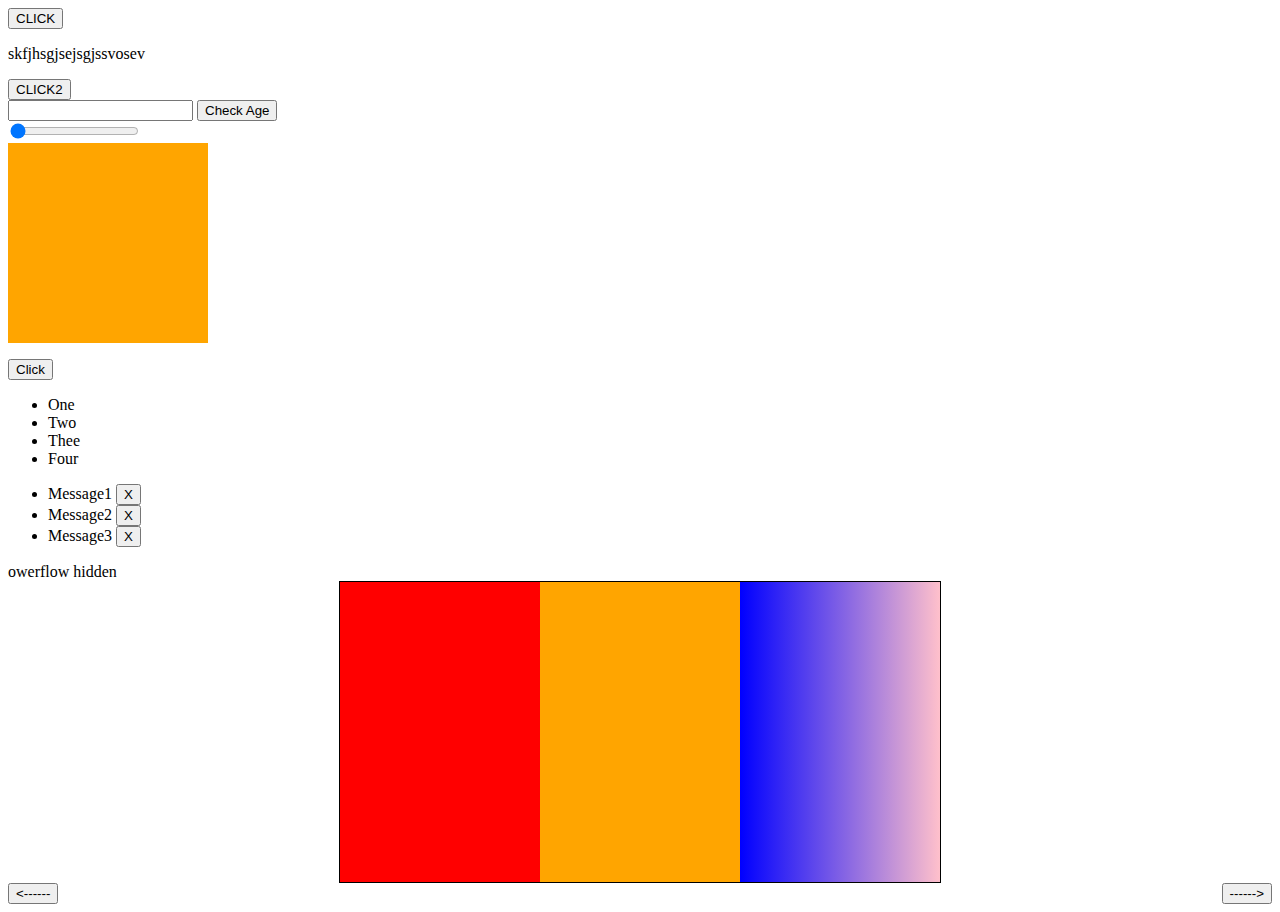
<file: les_11/index.html>
<!doctype html>
<html lang="en">
<head>
    <meta charset="UTF-8">
    <meta name="viewport"
          content="width=device-width, user-scalable=no, initial-scale=1.0, maximum-scale=1.0, minimum-scale=1.0">
    <meta http-equiv="X-UA-Compatible" content="ie=edge">

    <style>

        .hidden {
            display: none;
        }
        .golovnaDiv1 {
            width: 600px;
            height: 300px;
            border: 1px solid black;
            display: flex;
            overflow: hidden;
            position: relative;
            margin: 0 auto;
        }

        .bigDiv2 {
            display: flex;
            position: relative;
            /*left: -600px;*/
        }

        .fotoDiv1 {
            width: 200px;
            height: 300px;
            background: red;
        }
        .fotoDiv2 {
            width: 200px;
            height: 300px;
            background: orange;
        }
        .fotoDiv3 {
            width: 200px;
            height: 300px;
            background: linear-gradient(to right, blue , pink);
        }
        .fotoDiv4 {
            width: 200px;
            height: 300px;
            background: purple;
        }
        .fotoDiv5 {
            width: 200px;
            height: 300px;
            background: green;
        }
        .fotoDiv6 {
            width: 200px;
            height: 300px;
            background: pink;
        }

        .btnnn1 {
            display: flex;
            justify-content: space-between;
        }




    </style>
    <title>Document</title>
</head>
<body>

<!-- 1 Используя JavaScript, сделайте так, чтобы при клике на кнопку исчезал элемент с id="text".-->

<button id="btb">CLICK</button>
<div id="divka">
    <p>
        skfjhsgjsejsgjssvosev
    </p>
</div>


<!--2 Создайте кнопку, при клике на которую, она будет скрывать сама себя.-->

<button id="btn2">CLICK2</button>

<!--створити інпут який приймає вік людини та кнопку яка підтверджує дію.-->
<!--При натисканні на кнопку зчитати інформацію з інпуту та перевірити вік чи меньше він ніж 18, та повідомити про це користувача-->


<div>
 <input name="age" id="inp">
 <button id="btn3">Check Age</button>
</div>
<!--4 Створити інпут з бігунком та блок 200*200, при переміщені бігунка блок збільшує свою ширину пропорційно.
 Задати бігунку мінімальні значення в 200 максимальне в 600 -->
<div>
    <input type="range", min="200", max="600", value="200", id="rang">
    <div style="width: 200px; height: 200px; background: orange", id="div2"></div>
</div>

<!--5 Создайте меню, которое раскрывается/сворачивается при клике:-->
<p></p>

<div>
<button id="btn4">Click</button>

    <ul id="listUl">
        <li>One</li>
        <li>Two</li>
        <li>Thee</li>
        <li>Four</li>
    </ul>
</div>

<!--6 Есть список сообщений. Добавьте каждому сообщению по кнопке для его скрытия.-->
<p></p>

<div>
    <ul>
        <li id="Ullist1">Message1 <button id="btnn1">X</button></li>
        <li id="Ullist2">Message2 <button id="btnn2">X</button></li>
        <li id="Ullist3">Message3 <button id="btnn3">X</button></li>
    </ul>
</div>


<!--7 Напишите «Карусель» – ленту изображений, которую можно листать влево-вправо нажатием на стрелочки.-->

owerflow
hidden


<div class="golovnaDiv1">
    <div class="bigDiv2">
        <div class="fotoDiv1"></div>
        <div class="fotoDiv2"></div>
        <div class="fotoDiv3"></div>
        <div class="fotoDiv4"></div>
        <div class="fotoDiv5"></div>
        <div class="fotoDiv6"></div>
    </div>
</div>

<div class="btnnn1">
    <button id="bunt1"><------</button>
    <button id="bunt2">------></button>
</div>


<script>
    // let elementsByIdDiv = document.getElementById('divka');
    // let elementsByIdBtn = document.getElementById('btn');
    //
    // btb.onclick = () => {
    //     elementsByIdDiv.hidden = true
    // }
    //
    //
    // let elementsByIdBtn2 = document.getElementById('btn2');
    //
    // btn2.onclick = () => {
    //     elementsByIdBtn2.style.visibility = 'hidden'
    // }
    //
    // let elementsByIdBtn3 = document.getElementById('btn3');
    // let elementsByIdInp = document.getElementById('inp')
    //
    //
    // btn3.onclick = () => {
    //     if (elementsByIdInp.value <= 18){
    //         alert('GO HOME')
    //     } else {
    //         alert('lest GO')
    //     }
    // }
    //
    // let ranger = document.getElementById('rang');
    // let divka2 =document.getElementById('div2')
    //
    // ranger.oninput = () => {
    //     divka2.style.width = `${ranger.value}px`;
    //     divka2.style.height = `${ranger.value}px`;
    // }

    // let listingUl = document.getElementById('listUl');
    // let btnMenu = document.getElementById('btn4');
    //
    // btnMenu.onclick = () => {
    //     listingUl.classList.toggle('hidden')
    // }

    // let listClos1 = document.getElementById('Ullist1');
    // let listClos2 = document.getElementById('Ullist2');
    // let listClos3 = document.getElementById('Ullist3');
    // let lishkaBtn1 = document.getElementById('btnn1');
    // let lishkaBtn2 = document.getElementById('btnn2');
    // let lishkaBtn3 = document.getElementById('btnn3');
    //
    // lishkaBtn1.onclick = () => {
    //     listClos1.hidden = true
    // };
    // lishkaBtn2.onclick = () => {
    //     listClos2.hidden = true
    // };
    // lishkaBtn3.onclick = () => {
    //     listClos3.hidden = true
    // };

    let btn1 = document.getElementById('bunt1');
    let btn2 = document.getElementById('bunt2');
    let [divka] = document.getElementsByClassName('bigDiv2');

    btn1.onclick = () => {
        divka.style.left = '-300px'
    }

</script>




</body>
</html>
</file>
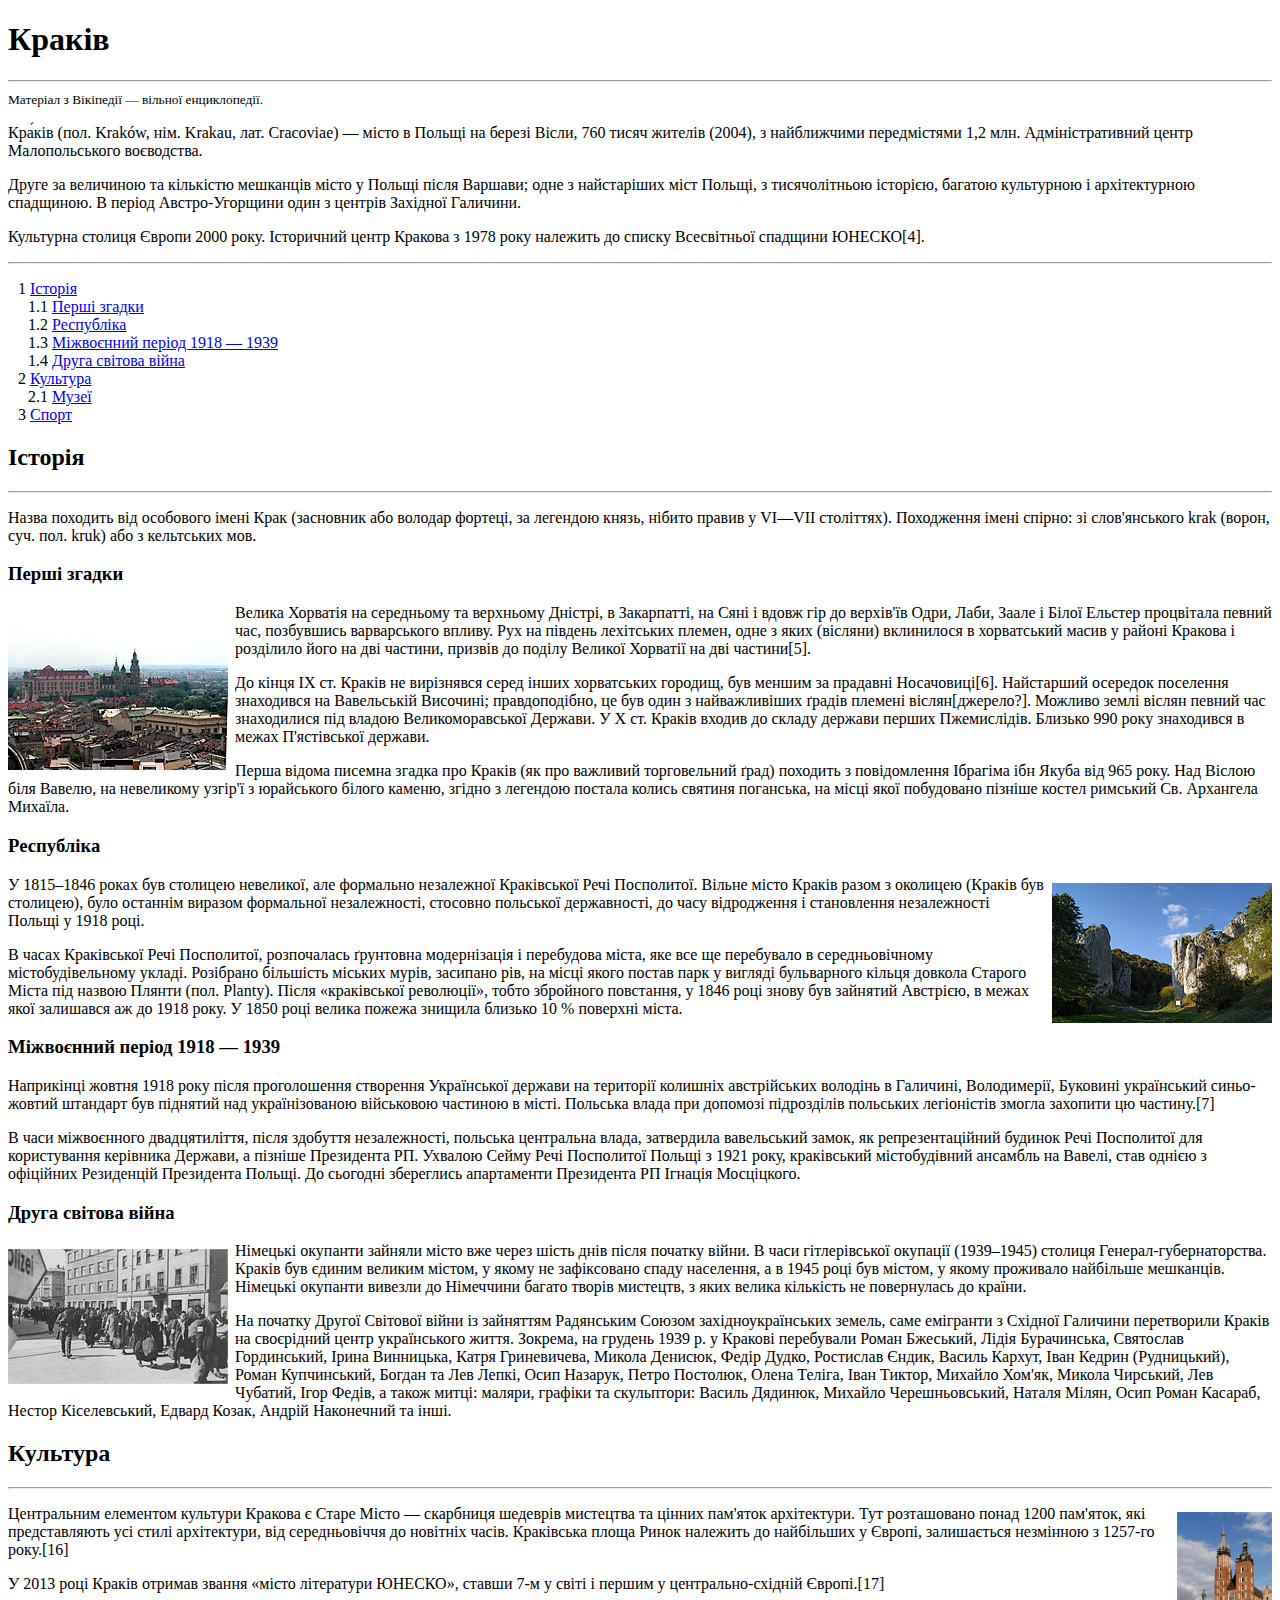
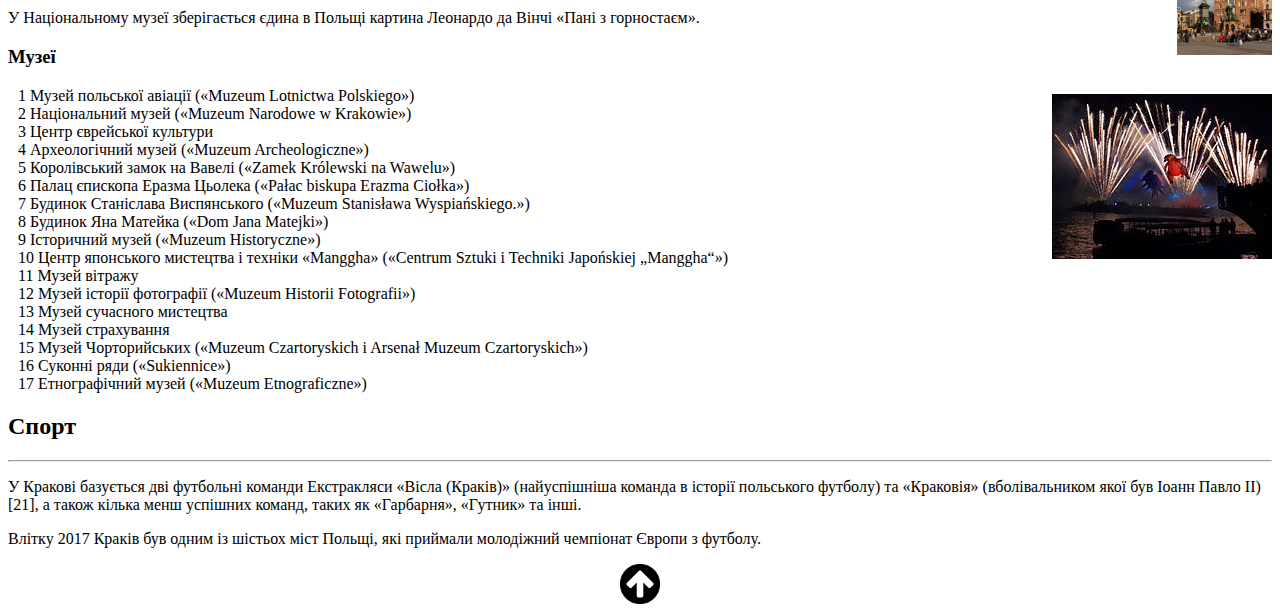
<file: htmlcss/1_DZ_Praktick/index.html>
<!doctype html>
<html lang="en">
<head>
    <meta charset="UTF-8">
    <meta name="viewport"
          content="width=device-width, user-scalable=no, initial-scale=1.0, maximum-scale=1.0, minimum-scale=1.0">
    <meta http-equiv="X-UA-Compatible" content="ie=edge">
    <title>Краків</title>
    <link rel="stylesheet" href="styles.css">
</head>
<body>

<h1 id="up">Краків</h1>

<hr>

<small>Матеріал з Вікіпедії — вільної енциклопедії.</small>

<section>
    <p>Кра́ків (пол. Kraków, нім. Krakau, лат. Cracoviae) — місто в Польщі на березі Вісли, 760 тисяч жителів (2004), з
        найближчими передмістями 1,2 млн. Адміністративний центр Малопольського воєводства.</p>
    <p>Друге за величиною та кількістю мешканців місто у Польщі після Варшави; одне з найстаріших міст Польщі, з
        тисячолітньою історією, багатою культурною і архітектурною спадщиною. В період Австро-Угорщини один з центрів
        Західної Галичини.</p>
    <p>Культурна столиця Європи 2000 року. Історичний центр Кракова з 1978 року належить до списку Всесвітньої спадщини
        ЮНЕСКО[4].</p>

</section>
<hr>

<section>

<ol>
    <li><a href="#1">Історія</a>
        <ol>
            <li><a href="#2">Перші згадки</a></li>
            <li><a href="#3">Республіка</a></li>
            <li><a href="#4">Міжвоєнний період 1918 — 1939</a></li>
            <li><a href="#5">Друга світова війна</a></li>
        </ol>
    </li>
    <li><a href="#6">Культура</a>
        <ol>
            <li><a href="#7">Музеї</a></li>
        </ol>
    </li>
    <li><a href="#8">Спорт</a></li>
</ol>

</section>

<h2 id="1">Історія</h2>


<section>

    <hr>

    <p>Назва походить від особового імені Крак (засновник або володар фортеці, за легендою князь, нібито правив у VI—VII
        століттях). Походження імені спірно: зі слов'янського krak (ворон, суч. пол. kruk) або з кельтських мов.</p>

    <h3 id="2">Перші згадки</h3>

    <p><img src="images/histori.jpg" alt="іторія1" class="leftimg">Велика Хорватія на середньому та верхньому Дністрі, в Закарпатті, на Сяні і вдовж гір до верхів'їв Одри, Лаби, Заале і Білої Ельстер процвітала певний час, позбувшись варварського впливу. Рух на південь лехітських племен, одне з яких (вісляни) вклинилося в хорватський масив у районі Кракова і розділило його на дві частини, призвів до поділу Великої Хорватії на дві частини[5].</p>
    <p>До кінця ІХ ст. Краків не вирізнявся серед інших хорватських городищ, був меншим за прадавні Носачовиці[6]. Найстарший осередок поселення знаходився на Вавельській Височині; правдоподібно, це був один з найважливіших ґрадів племені віслян[джерело?]. Можливо землі віслян певний час знаходилися під владою Великоморавської Держави. У Х ст. Краків входив до складу держави перших Пжемислідів. Близько 990 року знаходився в межах П'ястівської держави.</p>
    <p>Перша відома писемна згадка про Краків (як про важливий торговельний ґрад) походить з повідомлення Ібрагіма ібн Якуба від 965 року. Над Віслою біля Вавелю, на невеликому узгір'ї з юрайського білого каменю, згідно з легендою постала колись святиня поганська, на місці якої побудовано пізніше костел римський Св. Архангела Михаїла.</p>

</section>

    <h3 id="3">Республіка</h3>

<section>

    <p><img src="images/resbub.jpg" alt="Республіка" class="rightimg">У 1815–1846 роках був столицею невеликої, але формально незалежної Краківської Речі Посполитої. Вільне місто Краків разом з околицею (Краків був столицею), було останнім виразом формальної незалежності, стосовно польської державності, до часу відродження і становлення незалежності Польщі у 1918 році.</p>
    <p>В часах Краківської Речі Посполитої, розпочалась ґрунтовна модернізація і перебудова міста, яке все ще перебувало в середньовічному містобудівельному укладі. Розібрано більшість міських мурів, засипано рів, на місці якого постав парк у вигляді бульварного кільця довкола Старого Міста під назвою Плянти (пол. Planty). Після «краківської революції», тобто збройного повстання, у 1846 році знову був зайнятий Австрією, в межах якої залишався аж до 1918 року. У 1850 році велика пожежа знищила близько 10 % поверхні міста.</p>

</section>

    <h3 id="4">Міжвоєнний період 1918 — 1939</h3>

    <section>
        <p>Наприкінці жовтня 1918 року після проголошення створення Української держави на території колишніх австрійських володінь в Галичині, Володимерії, Буковині український синьо-жовтий штандарт був піднятий над українізованою військовою частиною в місті. Польська влада при допомозі підрозділів польських легіоністів змогла захопити цю частину.[7]</p>
        <p>В часи міжвоєнного двадцятиліття, після здобуття незалежності, польська центральна влада, затвердила вавельський замок, як репрезентаційний будинок Речі Посполитої для користування керівника Держави, а пізніше Президента РП. Ухвалою Сейму Речі Посполитої Польщі з 1921 року, краківський містобудівний ансамбль на Вавелі, став однією з офіційних Резиденцій Президента Польщі. До сьогодні збереглись апартаменти Президента РП Ігнація Мосціцкого.</p>


    </section>

    <h3 id="5">Друга світова війна</h3>

    <section>
        <p><img src="images/2svit.jpg" alt="kostel2" class="leftimg">Німецькі окупанти зайняли місто вже через шість днів після початку війни. В часи гітлерівської окупації (1939–1945) столиця Генерал-губернаторства. Краків був єдиним великим містом, у якому не зафіксовано спаду населення, а в 1945 році був містом, у якому проживало найбільше мешканців. Німецькі окупанти вивезли до Німеччини багато творів мистецтв, з яких велика кількість не повернулась до країни.</p>
        <p>На початку Другої Світової війни із зайняттям Радянським Союзом західноукраїнських земель, саме емігранти з Східної Галичини перетворили Краків на своєрідний центр українського життя. Зокрема, на грудень 1939 р. у Кракові перебували Роман Бжеський, Лідія Бурачинська, Святослав Гординський, Ірина Винницька, Катря Гриневичева, Микола Денисюк, Федір Дудко, Ростислав Єндик, Василь Кархут, Іван Кедрин (Рудницький), Роман Купчинський, Богдан та Лев Лепкі, Осип Назарук, Петро Постолюк, Олена Теліга, Іван Тиктор, Михайло Хом'як, Микола Чирський, Лев Чубатий, Ігор Федів, а також митці: маляри, графіки та скульптори: Василь Дядинюк, Михайло Черешньовський, Наталя Мілян, Осип Роман Касараб, Нестор Кіселевський, Едвард Козак, Андрій Наконечний та інші.</p>

    </section>

    <h2 id="6">Культура</h2>
    <hr>

    <section>
        <p><img src="images/kostel4.jpeg" alt="kostel" width="95" class="rightimg">Центральним елементом культури Кракова є Старе Місто — скарбниця шедеврів мистецтва та цінних пам'яток архітектури. Тут розташовано понад 1200 пам'яток, які представляють усі стилі архітектури, від середньовіччя до новітніх часів. Краківська площа Ринок належить до найбільших у Європі, залишається незмінною з 1257-го року.[16]</p>
        <p>У 2013 році Краків отримав звання «місто літератури ЮНЕСКО», ставши 7-м у світі і першим у центрально-східній Європі.[17]</p>
        <p>У Національному музеї зберігається єдина в Польщі картина Леонардо да Вінчі «Пані з горностаєм».</p>

    </section>

    <h3 id="7">Музеї</h3>
        <p><img src="images/muzei.jpg" alt="muzei" class="rightimg"></p>

        <ol>
            <li>Музей польської авіації («Muzeum Lotnictwa Polskiego»)</li>
            <li>Національний музей («Muzeum Narodowe w Krakowie»)</li>
            <li>Центр єврейської культури</li>
            <li>Археологічний музей («Muzeum Archeologiczne»)</li>
            <li>Королівський замок на Вавелі («Zamek Królewski na Wawelu»)</li>
            <li>Палац єпископа Еразма Цьолека («Pałac biskupa Erazma Ciołka»)</li>
            <li>Будинок Станіслава Виспянського («Muzeum Stanisława Wyspiańskiego.»)</li>
            <li>Будинок Яна Матейка («Dom Jana Matejki»)</li>
            <li>Історичний музей («Muzeum Historyczne»)</li>
            <li>Центр японського мистецтва і техніки «Manggha» («Centrum Sztuki i Techniki Japońskiej „Manggha“»)</li>
            <li>Музей вітражу</li>
            <li>Музей історії фотографії («Muzeum Historii Fotografii»)</li>
            <li>Музей сучасного мистецтва</li>
            <li>Музей страхування</li>
            <li>Музей Чорторийських («Muzeum Czartoryskich i Arsenał Muzeum Czartoryskich»)</li>
            <li>Суконні ряди («Sukiennice»)</li>
            <li>Етнографічний музей («Muzeum Etnograficzne»)</li>
        </ol>

    <h2 id="8">Спорт</h2>
    <hr>

    <p>У Кракові базується дві футбольні команди Екстракляси «Вісла (Краків)» (найуспішніша команда в історії польського футболу) та «Краковія» (вболівальником якої був Іоанн Павло ІІ)[21], а також кілька менш успішних команд, таких як «Гарбарня», «Гутник» та інші.</p>
    <p>Влітку 2017 Краків був одним із шістьох міст Польщі, які приймали молодіжний чемпіонат Європи з футболу.</p>



<a href="#up"><img src="images/up.png" alt="up" class="fig" width="40"></a>




</body>
</html>
</file>
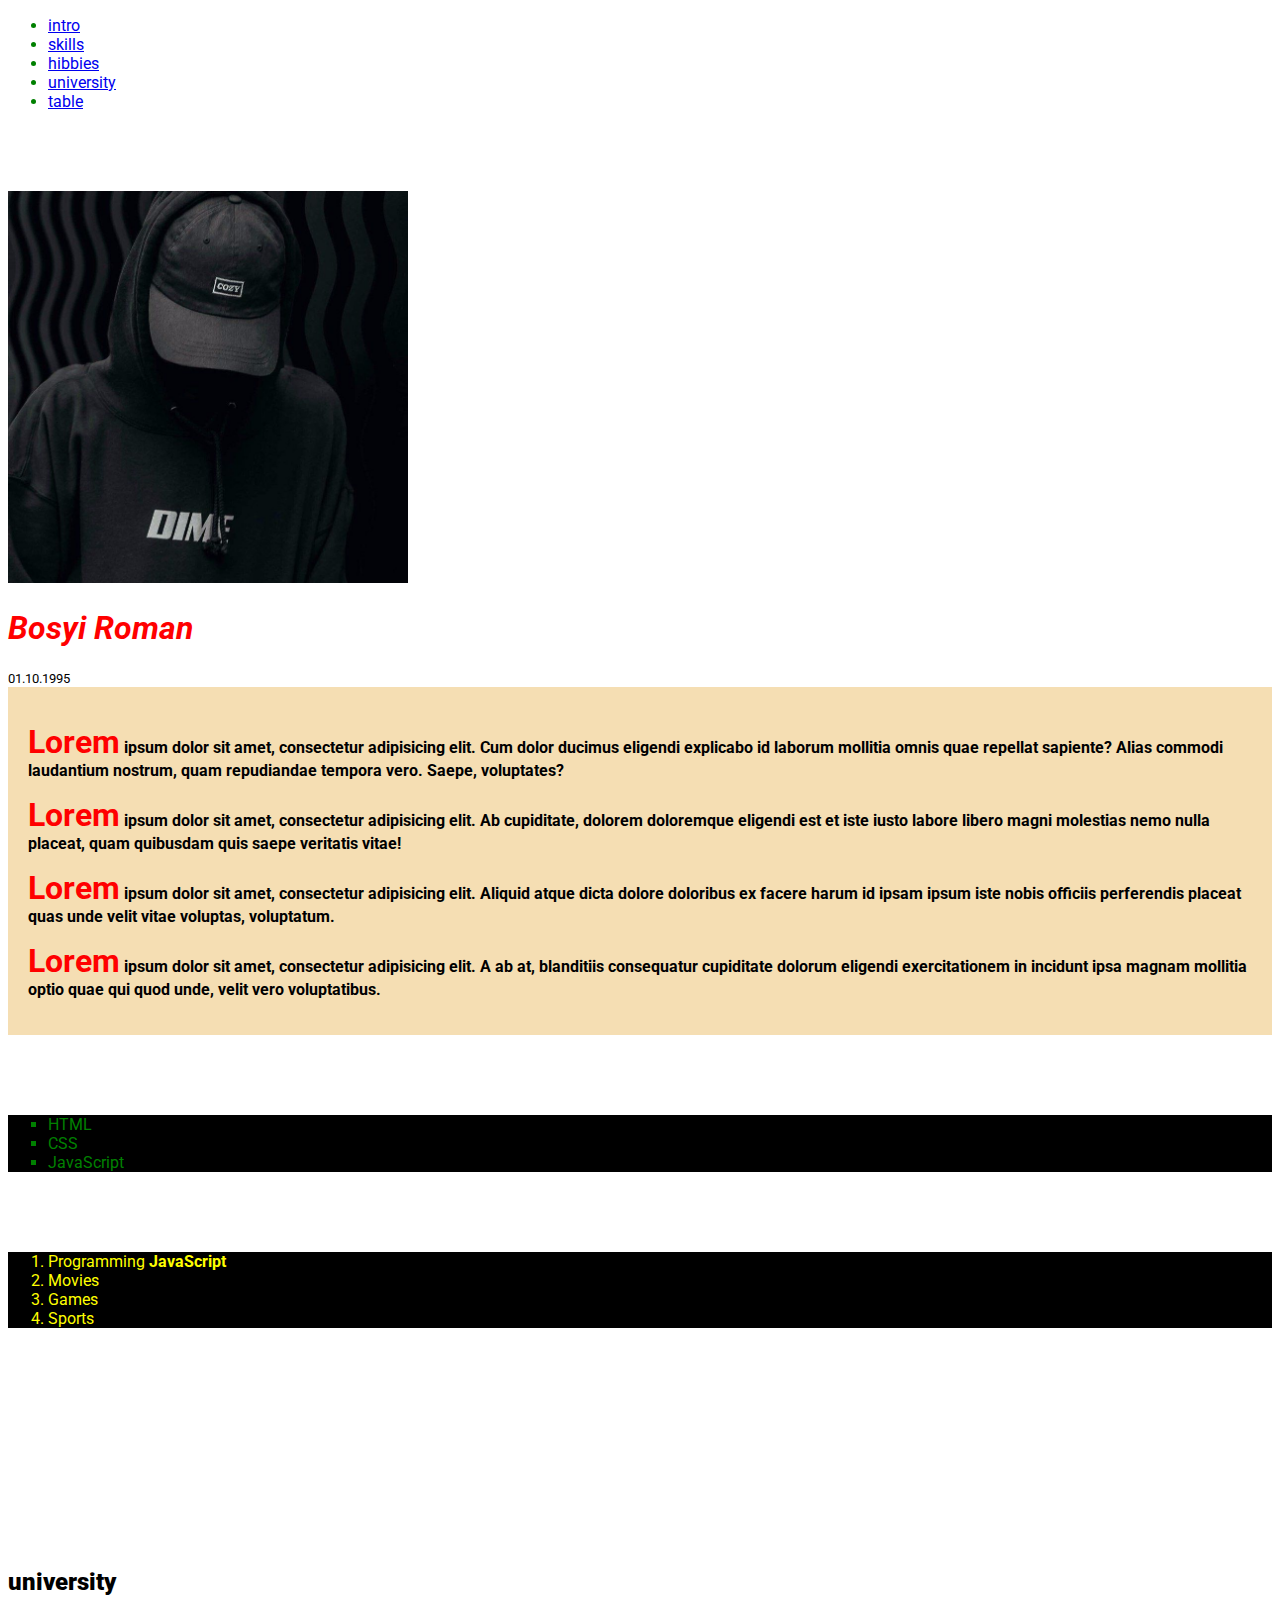
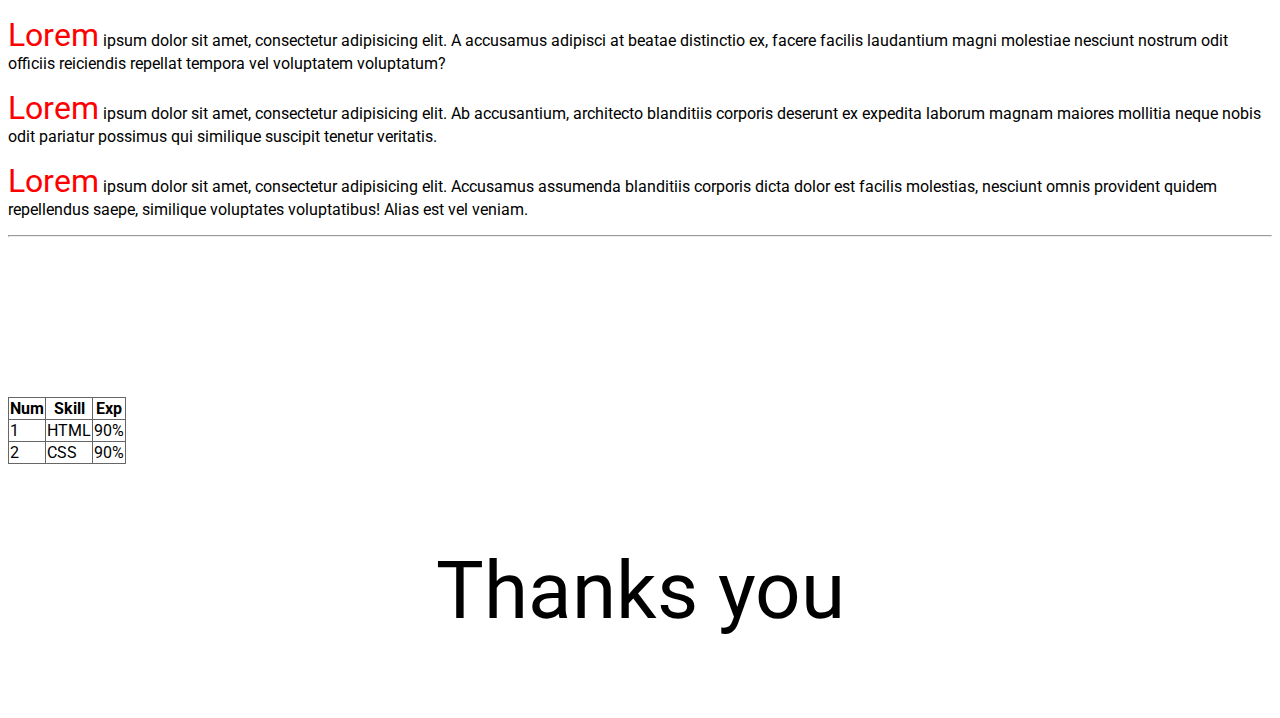
<file: htmlcss/1_Praktik/index.html>
<!doctype html>
<html lang="en">
<head>
    <meta charset="UTF-8">
    <meta name="viewport"
          content="width=device-width, user-scalable=no, initial-scale=1.0, maximum-scale=1.0, minimum-scale=1.0">
    <meta http-equiv="X-UA-Compatible" content="ie=edge">
    <link rel="stylesheet" href="style.css">
    <link href="https://fonts.googleapis.com/css?family=Roboto&display=swap" rel="stylesheet">
    <title>CV</title>

    <style>

        table {
            border-spacing: 0;
            border-collapse: collapse;
        }

        td,
        th {
            border: 1px solid #666;
        }
    </style>
</head>

<body>

<header>

    <nav>
        <ul class="firstlist">
            <li><a href="#intro">intro</a></li>
            <li><a href="#skills">skills</a></li>
            <li><a href="#hobbies">hibbies</a></li>
            <li><a href="#university">university</a></li>
            <li><a href="#table">table</a></li>
        </ul>
    </nav>

</header>

<main>

    <section id="intro" style="margin-top: 5rem">

        <img src="assets/Avatar.jpg" alt="" width="400">

        <h1 class="mane">Bosyi Roman</h1>

        <small>01.10.1995</small>

    </section>

    <section class="intro1">

        <p><span>Lorem</span> ipsum dolor sit amet, consectetur adipisicing elit. Cum dolor ducimus eligendi explicabo id laborum
            mollitia omnis quae repellat sapiente? Alias commodi laudantium nostrum, quam repudiandae tempora vero.
            Saepe, voluptates?</p>
        <p><span>Lorem</span> ipsum dolor sit amet, consectetur adipisicing elit. Ab cupiditate, dolorem doloremque eligendi est et
            iste iusto labore libero magni molestias nemo nulla placeat, quam quibusdam quis saepe veritatis vitae!</p>
        <p><span>Lorem</span> ipsum dolor sit amet, consectetur adipisicing elit. Aliquid atque dicta dolore doloribus ex facere
            harum id ipsam ipsum iste nobis officiis perferendis placeat quas unde velit vitae voluptas, voluptatum.</p>
        <p><span>Lorem</span> ipsum dolor sit amet, consectetur adipisicing elit. A ab at, blanditiis consequatur cupiditate dolorum
            eligendi exercitationem in incidunt ipsa magnam mollitia optio quae qui quod unde, velit vero
            voluptatibus.</p>

    </section>

    <section id="skills" style="margin-top: 5rem">

        <ul class="liststyle bleckbeck">
            <li>HTML</li>
            <li>CSS</li>
            <li>JavaScript</li>
        </ul>

    </section>


    <section id="hobbies" style="margin-top: 5rem">

        <ol class="bleckbeck">
            <li>Programming <b>JavaScript</b></li>
            <li>Movies</li>
            <li>Games</li>
            <li>Sports</li>
        </ol>

    </section>

    <section id="university" style="margin-top: 15rem">

        <h2><b>university</b></h2>

        <p><span>Lorem</span> ipsum dolor sit amet, consectetur adipisicing elit. A accusamus adipisci at beatae distinctio ex,
            facere facilis laudantium magni molestiae nesciunt nostrum odit officiis reiciendis repellat tempora vel
            voluptatem voluptatum?</p>
        <p><span>Lorem</span> ipsum dolor sit amet, consectetur adipisicing elit. Ab accusantium, architecto blanditiis corporis
            deserunt ex expedita laborum magnam maiores mollitia neque nobis odit pariatur possimus qui similique
            suscipit tenetur veritatis.</p>
        <p><span>Lorem</span> ipsum dolor sit amet, consectetur adipisicing elit. Accusamus assumenda blanditiis corporis dicta dolor
            est facilis molestias, nesciunt omnis provident quidem repellendus saepe, similique voluptates voluptatibus!
            Alias est vel veniam.</p>

    </section>

    <!--    <section id="table" style="margin-top: 10rem"> краще таблиці не заганяти в селекції-->
    <hr>

    <div id="table" style="margin-top: 10rem">
        <table>
            <thead>
            <tr>
                <th>Num</th>
                <th>Skill</th>
                <th>Exp</th>
            </tr>
            </thead>
            <tbody>
            <tr>
                <td>1</td>
                <td>HTML</td>
                <td>90%</td>
            </tr>
            <tr>
                <td>2</td>
                <td>CSS</td>
                <td>90%</td>
            </tr>
            </tbody>
        </table>
    </div>


        <p class="thanks">Thanks you</p>


</main>


</body>
</html>
</file>
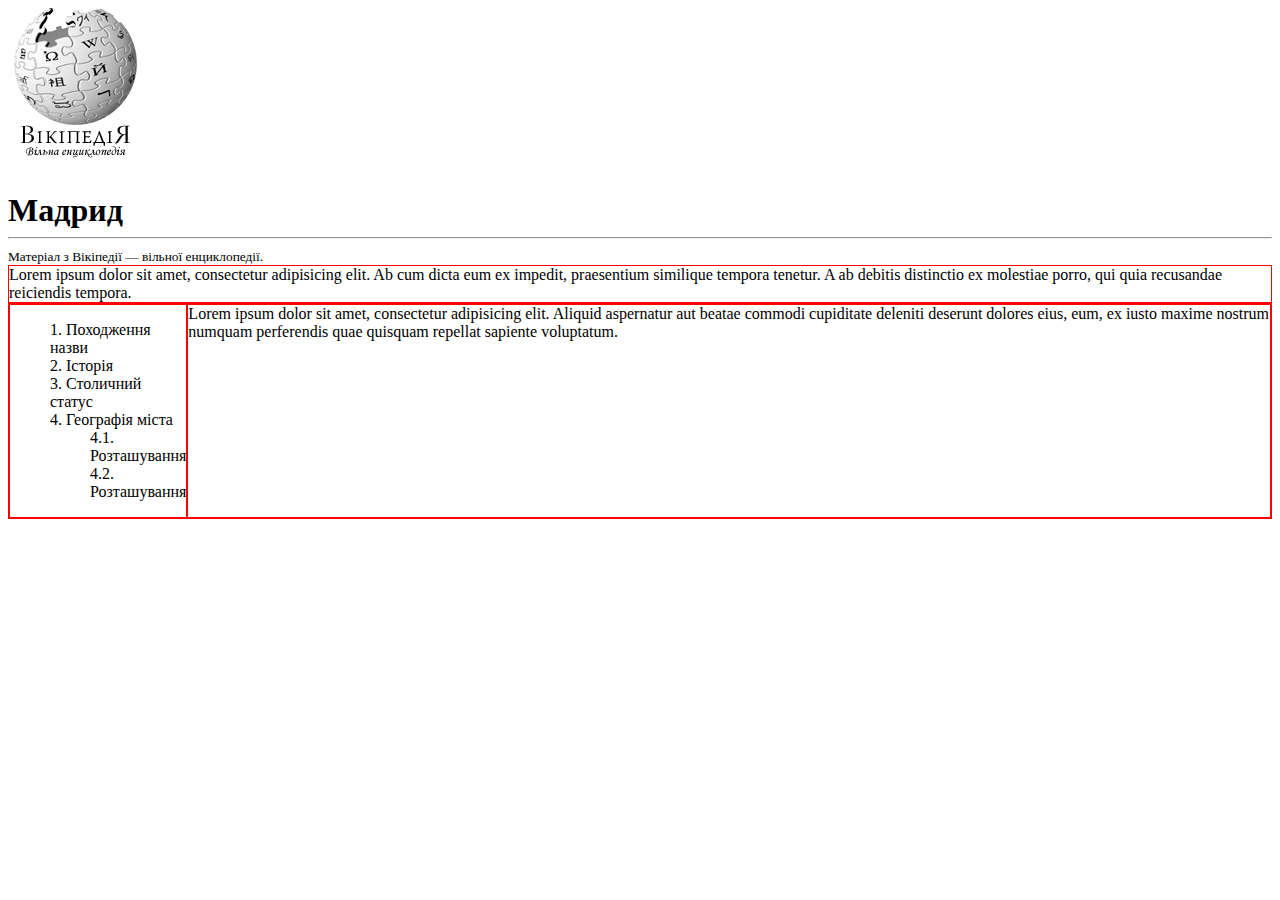
<file: htmlcss/2_Praktick/index.html>
<!doctype html>
<html lang="en">
<head>
    <meta charset="UTF-8">
    <meta name="viewport"
          content="width=device-width, user-scalable=no, initial-scale=1.0, maximum-scale=1.0, minimum-scale=1.0">
    <meta http-equiv="X-UA-Compatible" content="ie=edge">
    <title>Мадрид</title>
    <link rel="stylesheet" href="style/style.css">

</head>

<body>
    <header>
        <div class="title">
            <img src="style/imgs/uk-wiki-logo.png">
            <h1 class="title2">Мадрид</h1>
            <hr>
            <small>Матеріал з Вікіпедії — вільної енциклопедії.</small>
        </div>
    </header>

    <main>
        <section>
           <div class="other border">Lorem ipsum dolor sit amet, consectetur adipisicing elit. Ab cum dicta eum ex impedit, praesentium similique tempora tenetur. A ab debitis distinctio ex molestiae porro, qui quia recusandae reiciendis tempora.</div>
            <div class="nav+other border">
                <div class="nav border">
                    <nav>
                        <ol>
                            <li>Походження назви</li>
                            <li>Історія</li>
                            <li>Столичний статус</li>
                            <li>Географія міста
                                <ol>
                                    <li>Розташування</li>
                                    <li>Розташування</li>
                                </ol>
                            </li>

                        </ol>
                    </nav>
                </div>
                <div class="rigtbox border">Lorem ipsum dolor sit amet, consectetur adipisicing elit. Aliquid aspernatur aut beatae commodi cupiditate deleniti deserunt dolores eius, eum, ex iusto maxime nostrum numquam perferendis quae quisquam repellat sapiente voluptatum.</div>
            </div>
        </section>
        <section></section>
        <section></section>
        <section></section>
    </main>


</body>
</html>
</file>
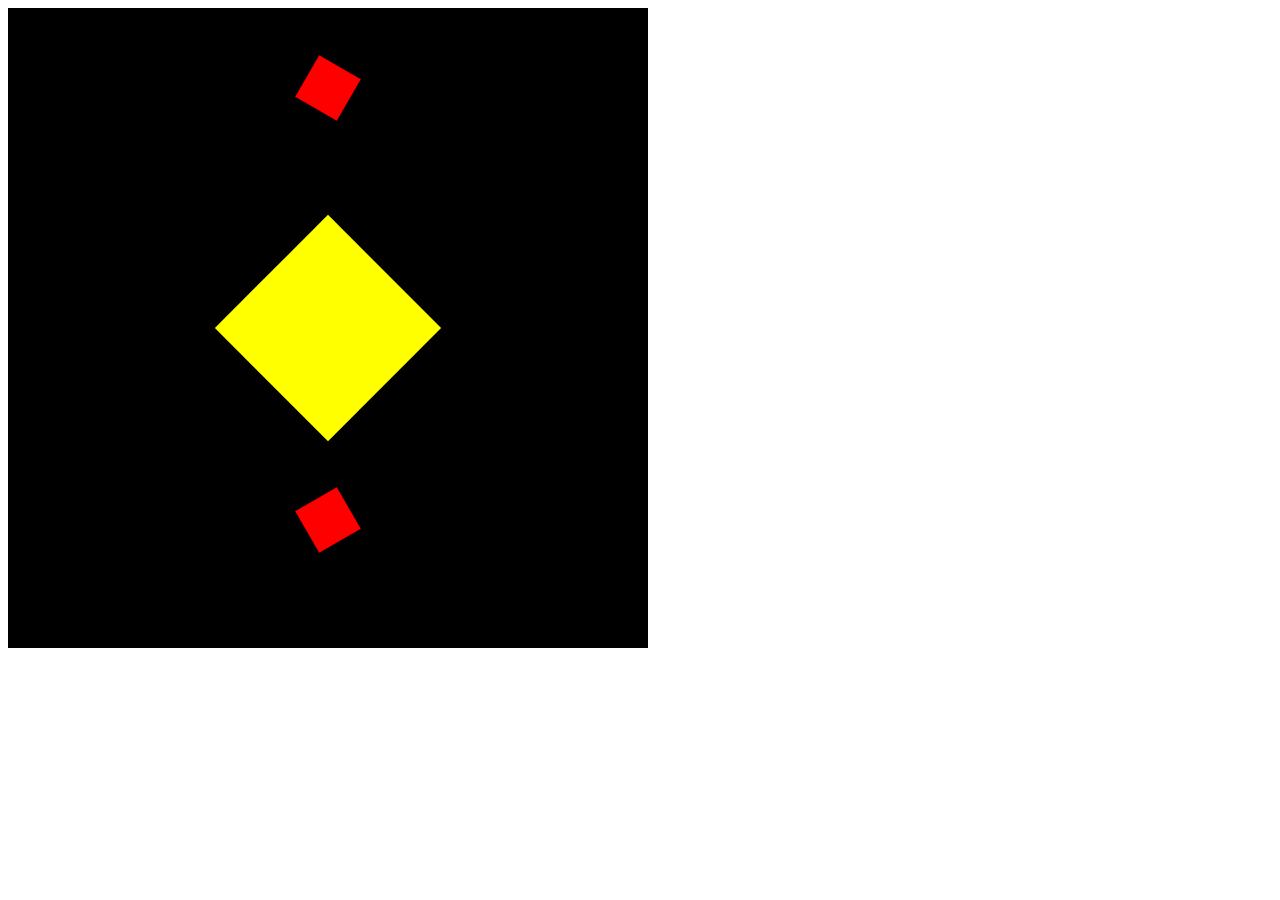
<file: htmlcss/3_Prak/index.html>
<!doctype html>
<html lang="en">
<head>

    <meta charset="UTF-8">
    <meta name="viewport"
          content="width=device-width, user-scalable=no, initial-scale=1.0, maximum-scale=1.0, minimum-scale=1.0">
    <meta http-equiv="X-UA-Compatible" content="ie=edge">
    <title>Float</title>
    <link rel="stylesheet" href="stylee.css">

</head>

<body>


<div class="block1 rel">

    <div class="block3 abs"></div>
    <div class="block2 abs"></div>
    <div class="block4 abs"></div>


</div>



</body>
</html>
</file>
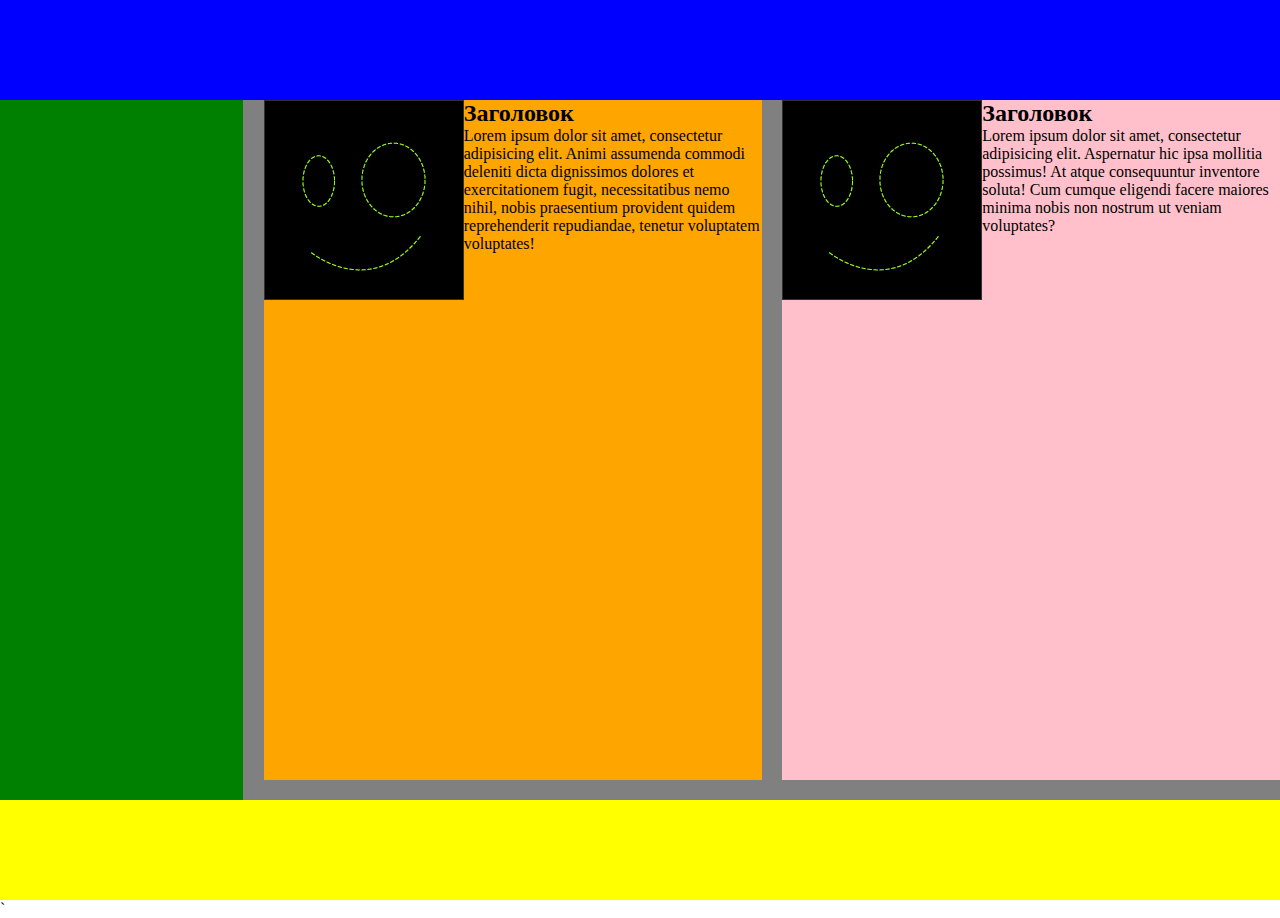
<file: htmlcss/5_lekcia_dz/index.html>
<!doctype html>
<html lang="en">
<head>
    <meta charset="UTF-8">
    <meta name="viewport"
          content="width=device-width, user-scalable=no, initial-scale=1.0, maximum-scale=1.0, minimum-scale=1.0">
    <meta http-equiv="X-UA-Compatible" content="ie=edge">
    <link rel="stylesheet" href="style.css">
    <title>Document</title>
</head>
<body>

<div class="intro d-flex">

    <div class="head"></div>

    <div class="all d-flex">

        <aside class="leftbar"></aside>

        <div class="content d-flex">

            <div class="con1 d-flex">

                <div class="foto">
                <img src="[data-uri]">
                </div>

                <div class="text">
                    <h2>Заголовок</h2>
                    <p class="text">Lorem ipsum dolor sit amet, consectetur adipisicing elit. Animi assumenda commodi deleniti dicta dignissimos dolores et exercitationem fugit, necessitatibus nemo nihil, nobis praesentium provident quidem reprehenderit repudiandae, tenetur voluptatem voluptates!</p>
                </div>

            </div>

            <div class="con2 d-flex">

                <div class="foto">
                <img src="[data-uri]">
                </div>

                <div class="text">
                    <h2>Заголовок</h2>
                    <p>Lorem ipsum dolor sit amet, consectetur adipisicing elit. Aspernatur hic ipsa mollitia possimus! At atque consequuntur inventore soluta! Cum cumque eligendi facere maiores minima nobis non nostrum ut veniam voluptates?</p>
                </div>

            </div>

        </div>

    </div>

    <div class="footer"></div>

</div>


</body>
</html>`
</file>
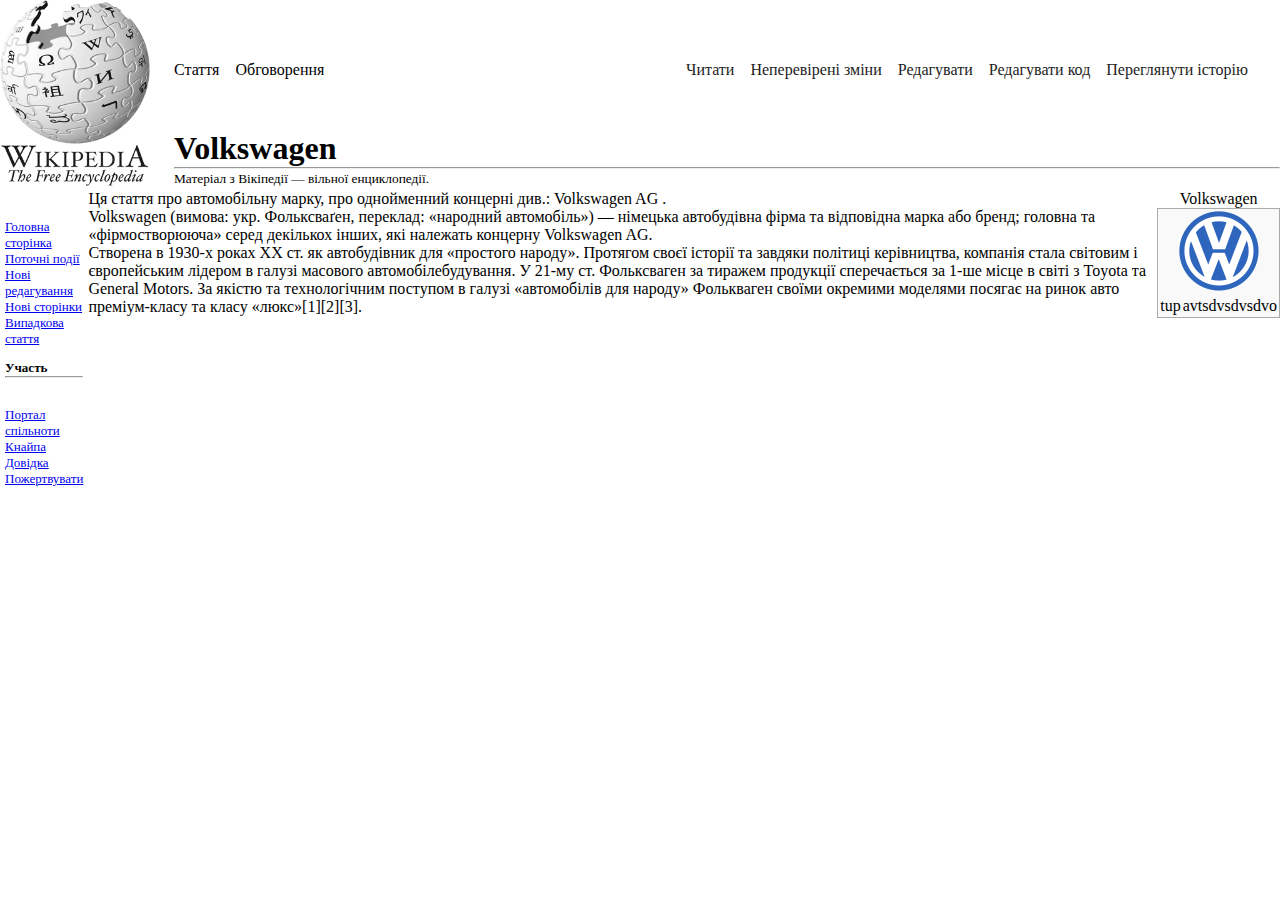
<file: htmlcss/DZ_2/index.html>
<!doctype html>
<html lang="en">
<head>
    <meta charset="UTF-8">
    <meta name="viewport"
          content="width=device-width, user-scalable=no, initial-scale=1.0, maximum-scale=1.0, minimum-scale=1.0">
    <meta http-equiv="X-UA-Compatible" content="ie=edge">
    <link rel="stylesheet" href="style.css">
    <title>Viki</title>
</head>
<body>

    <header class="head">
        <div class="tophead d-flex">
            <div class="logo"><img src="assets/wikipedia.png" width="150" alt="logowiki"></div>

            <div class="head2 d-flex">

                <div class="topnav d-flex">
                    <div>
                        <ul class="d-inline nav1">
                        <li><a href="#">Стаття</a></li>
                        <li><a href="#">Обговорення</a></li>
                        </ul>
                    </div>
                    <div>

                        <div class="burger">
                            <span></span>
                        </div>

                        <ul class="d-inline navbar">
                            <li><a href="#">Читати</a></li>
                            <li><a href="#">Неперевірені зміни</a></li>
                            <li><a href="#">Редагувати</a></li>
                            <li><a href="#">Редагувати код</a></li>
                            <li><a href="#">Переглянути історію</a></li>
                        </ul>
                    </div>
                </div>

                <div class="vw">
                    <h1>Volkswagen</h1>
                    <hr>
                    <small>Матеріал з Вікіпедії — вільної енциклопедії.</small>
                </div>

            </div>

        </div>


    </header>

<main>

    <section>

        <div class="d-flex mein">
            <div class="barleft">
                <aside>
                    <nav class="navbarleft">
                        <ul class="topbar">
                            <li><a href="#">Головна сторінка</a></li>
                            <li><a href="#">Поточні події</a></li>
                            <li><a href="#">Нові редагування</a></li>
                            <li><a href="#">Нові сторінки</a></li>
                            <li><a href="#">Випадкова стаття</a></li>

                        </ul>
                        <h4>Участь</h4>
                        <hr>
                        <ul class="bottombar">
                            <li><a href="#">Портал спільноти</a></li>
                            <li><a href="#">Кнайпа</a></li>
                            <li><a href="#">Довідка</a></li>
                            <li><a href="#">Пожертвувати</a></li>
                        </ul>
                    </nav>
                </aside>
            </div>
            <div class="contenttext">
                <p>Ця стаття про автомобільну марку, про однойменний концерні див.: Volkswagen AG .</p>
                <p>Volkswagen (вимова: укр. Фольксваґен, переклад: «народний автомобіль») — німецька автобудівна фірма та відповідна марка або бренд; головна та «фірмостворююча» серед декількох інших, які належать концерну Volkswagen AG.</p>
                <p>Створена в 1930-х роках ХХ ст. як автобудівник для «простого народу». Протягом своєї історії та завдяки політиці керівництва, компанія стала світовим і європейським лідером в галузі масового автомобілебудування. У 21-му ст. Фольксваген за тиражем продукції сперечається за 1-ше місце в світі з Toyota та General Motors. За якістю та технологічним поступом в галузі «автомобілів для народу» Фолькваген своїми окремими моделями посягає на ринок авто преміум-класу та класу «люкс»[1][2][3].</p>
            </div>
            <div class="info">
                <table class="tablinfo">
                    <caption>Volkswagen</caption>
                    <tbody>

                    <tr>
                        <th colspan="2"><img src="assets/wv.png" alt="wvlogo"></th>
                    </tr>
                    <tr>
                        <td>tup</td>
                        <td>avtsdvsdvsdvo</td>
                    </tr>

                    </tbody>






                </table>
            </div>
        </div>

    </section>




</main>


</body>
</html>
</file>
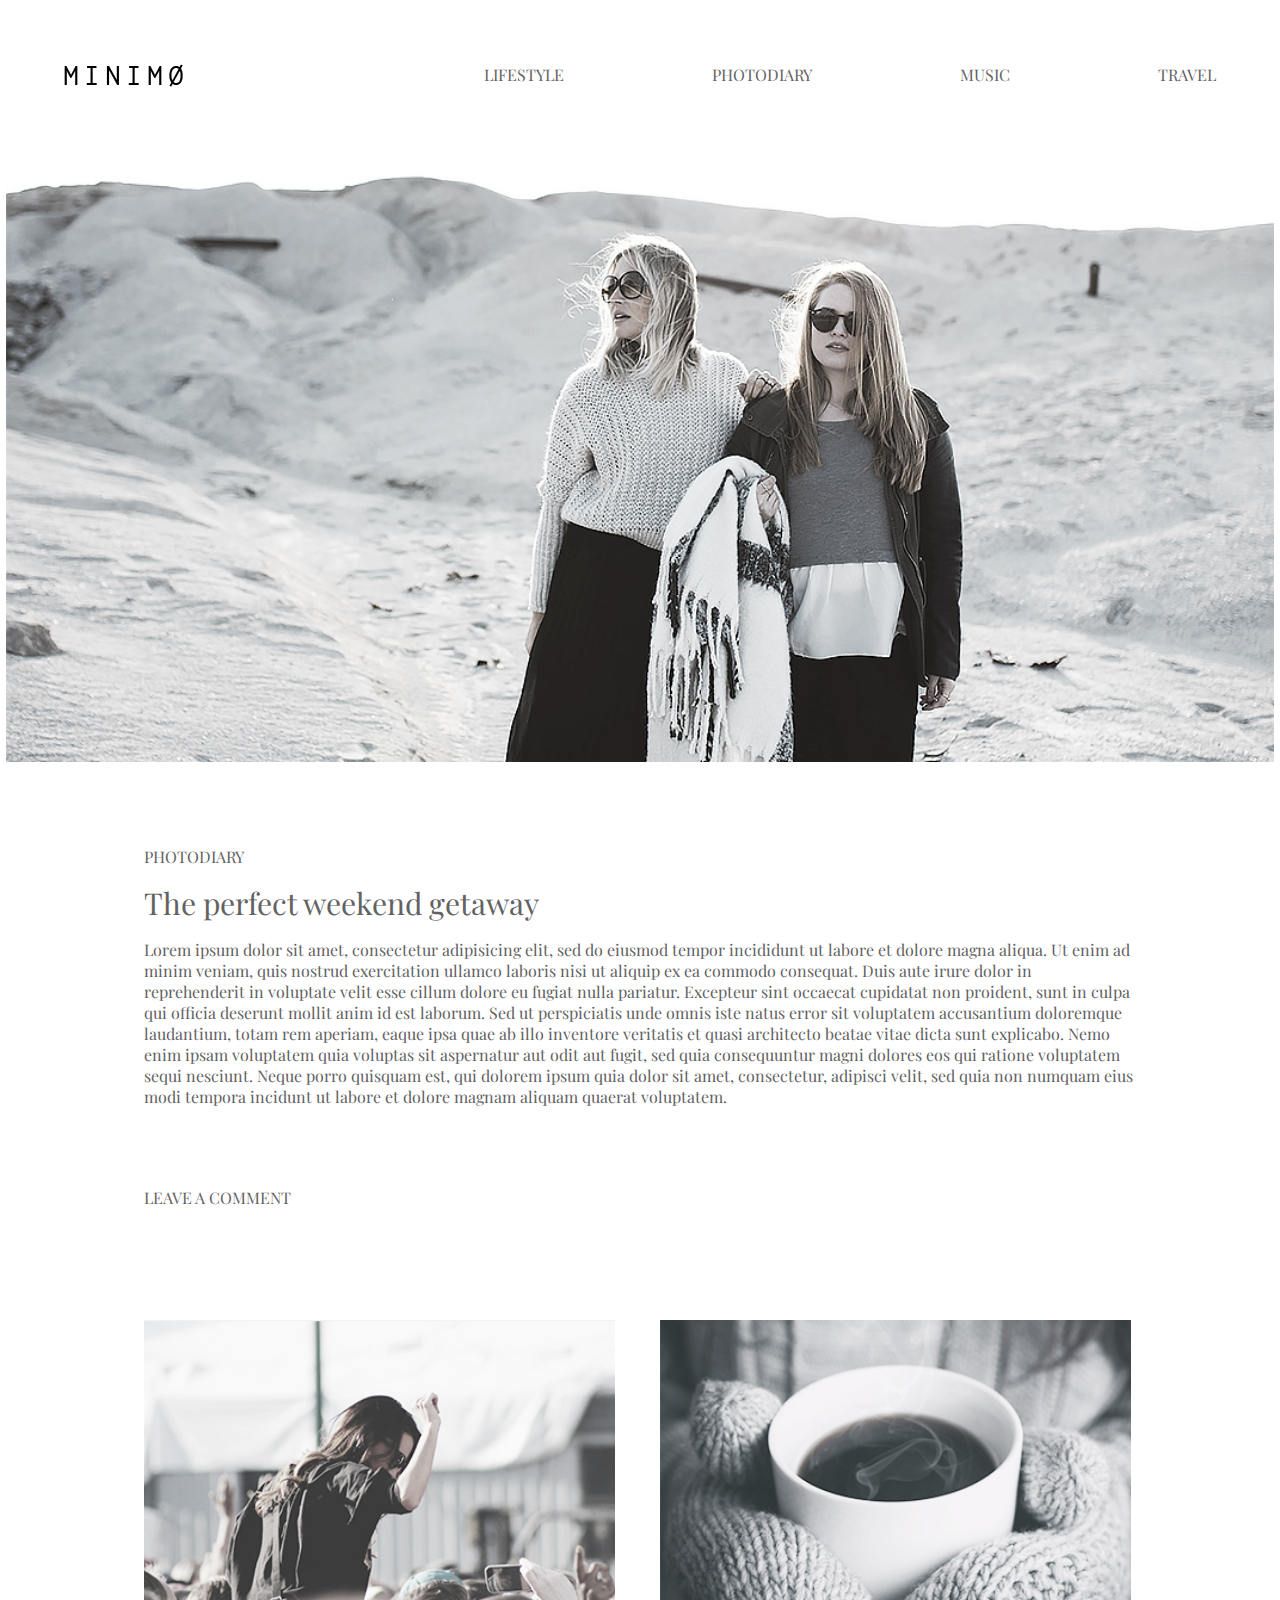
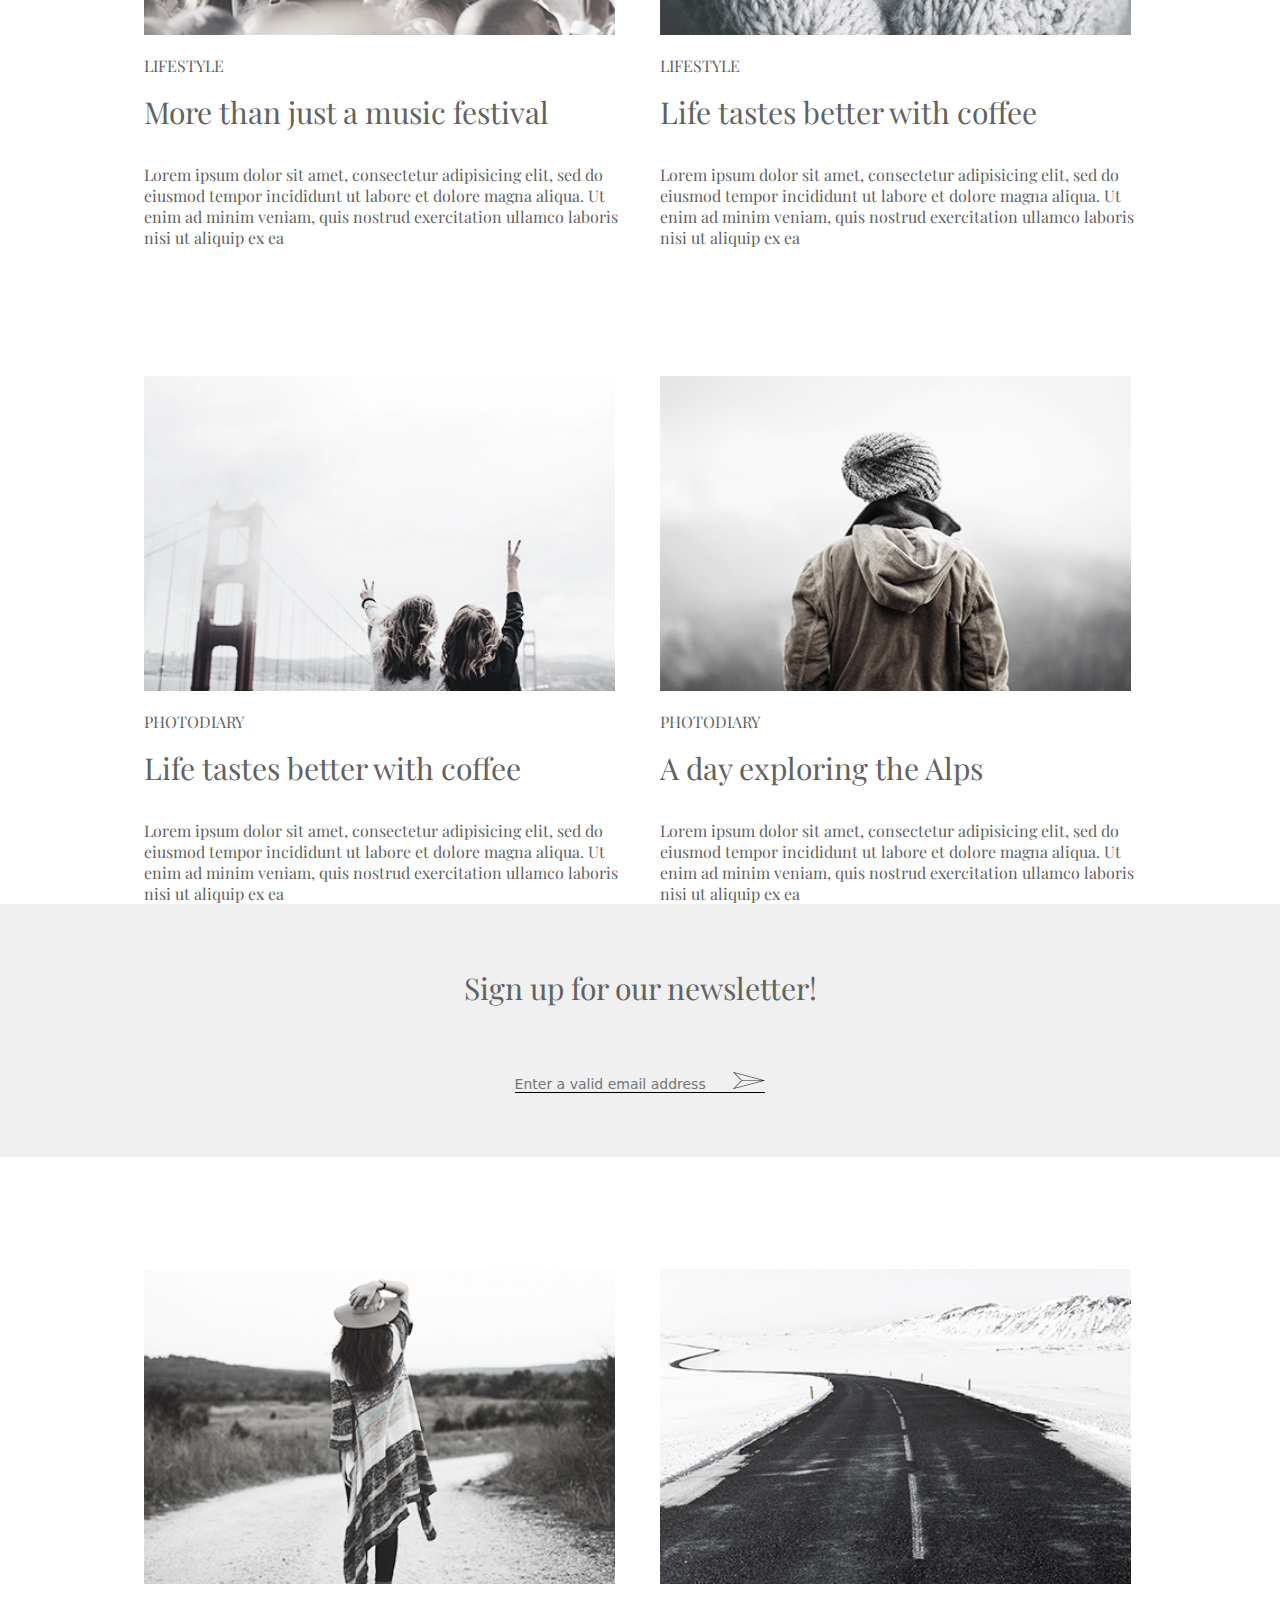
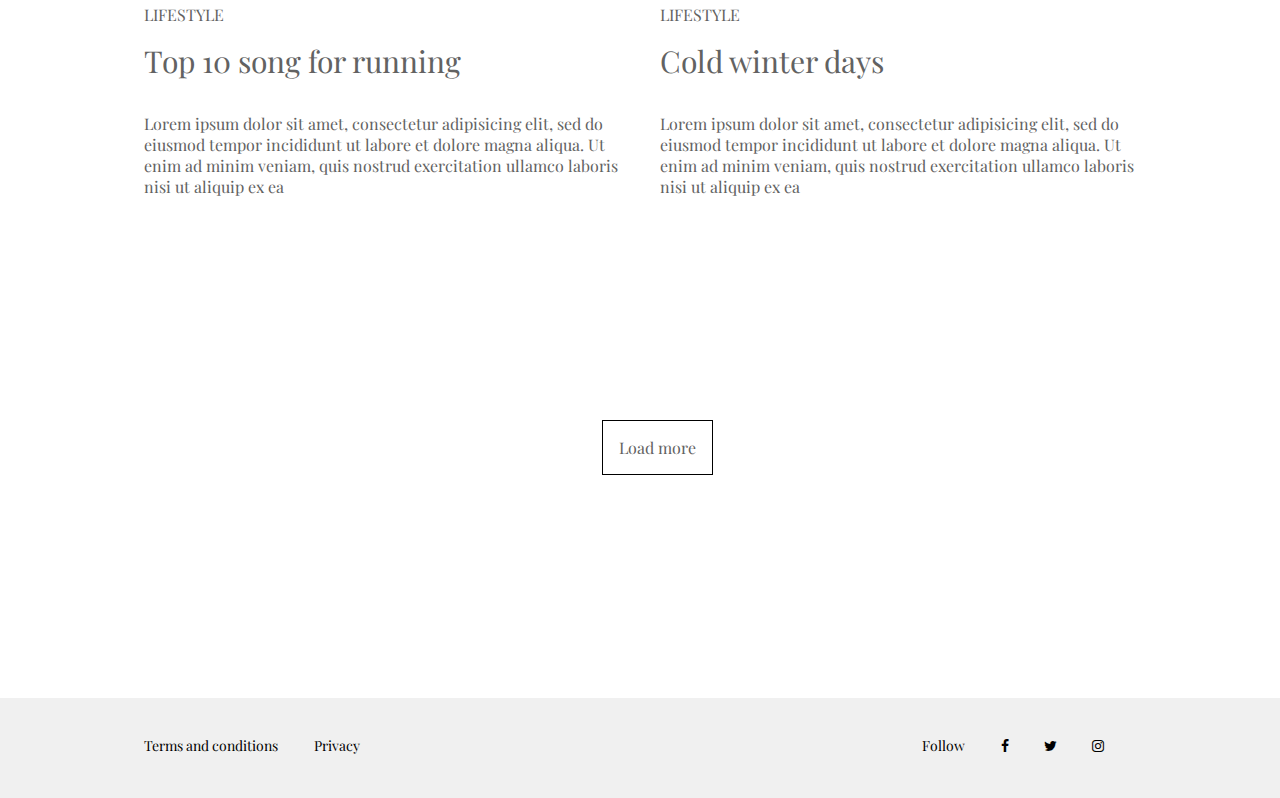
<file: htmlcss/DZ_Site/index.html>
<!doctype html>
<html lang="en">
<head>
    <meta charset="UTF-8">
    <meta name="viewport"
          content="width=device-width, user-scalable=no, initial-scale=1.0, maximum-scale=1.0, minimum-scale=1.0">
    <meta http-equiv="X-UA-Compatible" content="ie=edge">
    <link rel="stylesheet" href="assets/style.css">
    <link href="https://fonts.googleapis.com/css?family=Playfair+Display:400,400i,700,700i,900,900i&display=swap" rel="stylesheet">
    <link rel="stylesheet" href="https://maxcdn.bootstrapcdn.com/font-awesome/4.5.0/css/font-awesome.min.css">
    <title>Engineers — Website Template by Colorlib</title>
</head>
<body>

<header>
    <div class="head d-flex">
        <div class="logo">
            <img src="assets/img/minimo.png" alt="logo">
        </div>

        <div class="nav">
               <ul class="nav">
                   <li><a href="#">lifestyle</a></li>
                   <li><a href="#">photodiary</a></li>
                   <li><a href="#">music</a></li>
                   <li><a href="#">travel</a></li>
               </ul>
        </div>

    </div>
    <div class="main-img">
        <img src="assets/img/image.jpg" width="1297" alt="foto">
    </div>

</header>

<main>

    <section class="sec1 d-flex">
        <div class="sec1_d1 text">
            <p>photodiary</p>
        </div>
        <div class="sec1_d2 text-bg">
            <p>The perfect weekend getaway</p>
        </div>
        <div class="sec1_d3 text-sm">
            <p>Lorem ipsum dolor sit amet, consectetur adipisicing elit, sed do eiusmod tempor incididunt ut labore et dolore magna aliqua. Ut enim ad minim veniam, quis nostrud exercitation ullamco laboris nisi ut aliquip ex ea commodo consequat. Duis aute irure dolor in reprehenderit in voluptate velit esse cillum dolore eu fugiat nulla pariatur. Excepteur sint occaecat cupidatat non proident, sunt in culpa qui officia deserunt mollit anim id est laborum. Sed ut perspiciatis unde omnis iste natus error sit voluptatem accusantium doloremque laudantium, totam rem aperiam, eaque ipsa quae ab illo inventore veritatis et quasi architecto beatae vitae dicta sunt explicabo. Nemo enim ipsam voluptatem quia voluptas sit aspernatur aut odit aut fugit, sed quia consequuntur magni dolores eos qui ratione voluptatem sequi nesciunt. Neque porro quisquam est, qui dolorem ipsum quia dolor sit amet, consectetur, adipisci velit, sed quia non numquam eius modi tempora incidunt ut labore et dolore magnam aliquam quaerat voluptatem.</p>
        </div>
        <div class="sec1_d4 text">
            <p>Leave a comment</p>
        </div>
    </section>

    <section class="sec2 d-flex">
        <div class="text-img1 d-flex flex-dir flex">
            <div class="conteiner">
                <img src="assets/img/image1.jpg" alt="img1" width="545">
            </div>
            <div>
                <p class="text mt1">lifestyle</p>
                <p class="text-bg mt1">More than just a music festival</p>
                <p class="text-sm mt2">Lorem ipsum dolor sit amet, consectetur adipisicing elit, sed do eiusmod tempor incididunt ut labore et dolore magna aliqua. Ut enim ad minim veniam, quis nostrud exercitation ullamco laboris nisi ut aliquip ex ea </p>
            </div>
        </div>
        <div class="text-img2 d-flex flex-dir flex">
            <div class="conteiner">
                <img src="assets/img/image2.jpg" alt="img2" width="545">
            </div>
            <div>
                <p class="text mt1">lifestyle</p>
                <p class="text-bg mt1">Life tastes better with coffee</p>
                <p class="text-sm mt2">Lorem ipsum dolor sit amet, consectetur adipisicing elit, sed do eiusmod tempor incididunt ut labore et dolore magna aliqua. Ut enim ad minim veniam, quis nostrud exercitation ullamco laboris nisi ut aliquip ex ea </p>
            </div>
        </div>
        <div class="text-img3 d-flex flex-dir mt8 flex">
            <div class="conteiner">
                <img src="assets/img/image3.jpg" alt="img3" width="545">
            </div>
            <div>
                <p class="text mt1">photodiary</p>
                <p class="text-bg mt1">Life tastes better with coffee</p>
                <p class="text-sm mt2">Lorem ipsum dolor sit amet, consectetur adipisicing elit, sed do eiusmod tempor incididunt ut labore et dolore magna aliqua. Ut enim ad minim veniam, quis nostrud exercitation ullamco laboris nisi ut aliquip ex ea </p>
            </div>
        </div>
        <div class="text-img4 d-flex flex-dir mt8 flex">
            <div class="conteiner">
                <img src="assets/img/image4.jpg" alt="img4" width="545">
            </div>
            <div>
                <p class="text mt1">photodiary</p>
                <p class="text-bg mt1">A day exploring the Alps</p>
                <p class="text-sm mt2">Lorem ipsum dolor sit amet, consectetur adipisicing elit, sed do eiusmod tempor incididunt ut labore et dolore magna aliqua. Ut enim ad minim veniam, quis nostrud exercitation ullamco laboris nisi ut aliquip ex ea </p>
            </div>
        </div>
    </section>

    <section class="sec3 d-flex flex-dir">
        <div>
            <p class="text-bg jpg mt4">Sign up for our newsletter!</p>
        </div>

            <form action="#" method="POST" target="_blank" class="jpg mt4 mb">

                <div class="inlile">
                    <input type="email" placeholder="Enter a valid email address" name="email" class="pos-rel">


                    <button class="icon">
                        <svg xmlns="http://www.w3.org/2000/svg" xmlns:xlink="http://www.w3.org/1999/xlink" width="32" height="17" viewBox="0 0 32 17">
                        <image id="send_icon" data-name="send icon" width="32" height="17" xlink:href="[data-uri]"></image>
                    </svg>
                    </button>
                    
                </div>

            </form>
    </section>

    <section class="sec2 d-flex">
        <div class="text-img1 d-flex flex-dir flex">
            <div class="conteiner">
                <img src="assets/img/image5.jpg" alt="img1" width="545">
            </div>
            <div>
                <p class="text mt1">lifestyle</p>
                <p class="text-bg mt1">Top 10 song for running</p>
                <p class="text-sm mt2">Lorem ipsum dolor sit amet, consectetur adipisicing elit, sed do eiusmod tempor incididunt ut labore et dolore magna aliqua. Ut enim ad minim veniam, quis nostrud exercitation ullamco laboris nisi ut aliquip ex ea </p>
            </div>
        </div>
        <div class="text-img2 d-flex flex-dir flex">
            <div class="conteiner">
                <img src="assets/img/image6jpg.jpg" alt="img2" width="545">
            </div>
            <div>
                <p class="text mt1">lifestyle</p>
                <p class="text-bg mt1">Cold winter days</p>
                <p class="text-sm mt2">Lorem ipsum dolor sit amet, consectetur adipisicing elit, sed do eiusmod tempor incididunt ut labore et dolore magna aliqua. Ut enim ad minim veniam, quis nostrud exercitation ullamco laboris nisi ut aliquip ex ea </p>
            </div>
        </div>
    </section>

    <section class="sec4">
        <div class="text_btm">
            <p><a href="#" class="loar">Load more</a></p>
        </div>
    </section>

</main>

<footer class="">

<div class="mr ml d-flex pt">

    <div class="menu_ft">
        <ul class="nav_ft">
            <li><a href="#">Terms and conditions</a></li>
            <li><a href="#">Privacy</a></li>
        </ul>
    </div>
    <div class="ikon menu_ft">
        <ul class="menu_ft">
            <li><a href="#">Follow</a></li>
            <li><a href="#">
                <i class="fa fa-facebook-f"></i>
            </a></li>
            <li><a href="#">
                <i class="fa fa-twitter"></i>
            </a></li>
            <li><a href="#">
                <i class="fa fa-instagram"></i>
            </a></li>
        </ul>
    </div>
</div>
</footer>

</body>
</html>
</file>
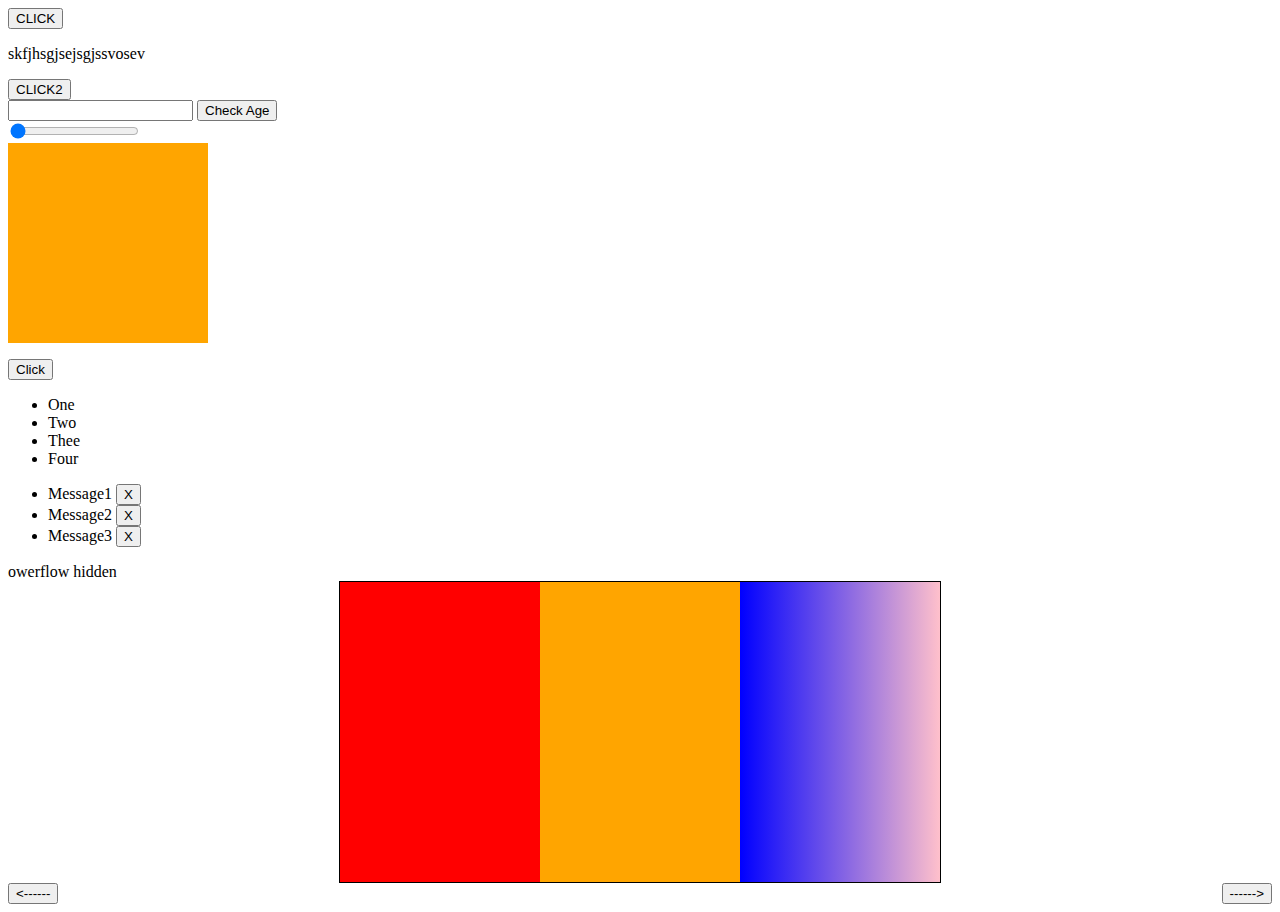
<file: JS/les_11/index.html>
<!doctype html>
<html lang="en">
<head>
    <meta charset="UTF-8">
    <meta name="viewport"
          content="width=device-width, user-scalable=no, initial-scale=1.0, maximum-scale=1.0, minimum-scale=1.0">
    <meta http-equiv="X-UA-Compatible" content="ie=edge">

    <style>

        .hidden {
            display: none;
        }
        .golovnaDiv1 {
            width: 600px;
            height: 300px;
            border: 1px solid black;
            display: flex;
            overflow: hidden;
            position: relative;
            margin: 0 auto;
        }

        .bigDiv2 {
            display: flex;
            position: relative;
            /*left: -600px;*/
        }

        .fotoDiv1 {
            width: 200px;
            height: 300px;
            background: red;
        }
        .fotoDiv2 {
            width: 200px;
            height: 300px;
            background: orange;
        }
        .fotoDiv3 {
            width: 200px;
            height: 300px;
            background: linear-gradient(to right, blue , pink);
        }
        .fotoDiv4 {
            width: 200px;
            height: 300px;
            background: purple;
        }
        .fotoDiv5 {
            width: 200px;
            height: 300px;
            background: green;
        }
        .fotoDiv6 {
            width: 200px;
            height: 300px;
            background: pink;
        }

        .btnnn1 {
            display: flex;
            justify-content: space-between;
        }




    </style>
    <title>Document</title>
</head>
<body>

<!-- 1 Используя JavaScript, сделайте так, чтобы при клике на кнопку исчезал элемент с id="text".-->

<button id="btb">CLICK</button>
<div id="divka">
    <p>
        skfjhsgjsejsgjssvosev
    </p>
</div>


<!--2 Создайте кнопку, при клике на которую, она будет скрывать сама себя.-->

<button id="btn2">CLICK2</button>

<!--створити інпут який приймає вік людини та кнопку яка підтверджує дію.-->
<!--При натисканні на кнопку зчитати інформацію з інпуту та перевірити вік чи меньше він ніж 18, та повідомити про це користувача-->


<div>
 <input name="age" id="inp">
 <button id="btn3">Check Age</button>
</div>
<!--4 Створити інпут з бігунком та блок 200*200, при переміщені бігунка блок збільшує свою ширину пропорційно.
 Задати бігунку мінімальні значення в 200 максимальне в 600 -->
<div>
    <input type="range", min="200", max="600", value="200", id="rang">
    <div style="width: 200px; height: 200px; background: orange", id="div2"></div>
</div>

<!--5 Создайте меню, которое раскрывается/сворачивается при клике:-->
<p></p>

<div>
<button id="btn4">Click</button>

    <ul id="listUl">
        <li>One</li>
        <li>Two</li>
        <li>Thee</li>
        <li>Four</li>
    </ul>
</div>

<!--6 Есть список сообщений. Добавьте каждому сообщению по кнопке для его скрытия.-->
<p></p>

<div>
    <ul>
        <li id="Ullist1">Message1 <button id="btnn1">X</button></li>
        <li id="Ullist2">Message2 <button id="btnn2">X</button></li>
        <li id="Ullist3">Message3 <button id="btnn3">X</button></li>
    </ul>
</div>


<!--7 Напишите «Карусель» – ленту изображений, которую можно листать влево-вправо нажатием на стрелочки.-->

owerflow
hidden


<div class="golovnaDiv1">
    <div class="bigDiv2">
        <div class="fotoDiv1"></div>
        <div class="fotoDiv2"></div>
        <div class="fotoDiv3"></div>
        <div class="fotoDiv4"></div>
        <div class="fotoDiv5"></div>
        <div class="fotoDiv6"></div>
    </div>
</div>

<div class="btnnn1">
    <button id="bunt1"><------</button>
    <button id="bunt2">------></button>
</div>


<script>
    // let elementsByIdDiv = document.getElementById('divka');
    // let elementsByIdBtn = document.getElementById('btn');
    //
    // btb.onclick = () => {
    //     elementsByIdDiv.hidden = true
    // }
    //
    //
    // let elementsByIdBtn2 = document.getElementById('btn2');
    //
    // btn2.onclick = () => {
    //     elementsByIdBtn2.style.visibility = 'hidden'
    // }
    //
    // let elementsByIdBtn3 = document.getElementById('btn3');
    // let elementsByIdInp = document.getElementById('inp')
    //
    //
    // btn3.onclick = () => {
    //     if (elementsByIdInp.value <= 18){
    //         alert('GO HOME')
    //     } else {
    //         alert('lest GO')
    //     }
    // }
    //
    // let ranger = document.getElementById('rang');
    // let divka2 =document.getElementById('div2')
    //
    // ranger.oninput = () => {
    //     divka2.style.width = `${ranger.value}px`;
    //     divka2.style.height = `${ranger.value}px`;
    // }

    // let listingUl = document.getElementById('listUl');
    // let btnMenu = document.getElementById('btn4');
    //
    // btnMenu.onclick = () => {
    //     listingUl.classList.toggle('hidden')
    // }

    // let listClos1 = document.getElementById('Ullist1');
    // let listClos2 = document.getElementById('Ullist2');
    // let listClos3 = document.getElementById('Ullist3');
    // let lishkaBtn1 = document.getElementById('btnn1');
    // let lishkaBtn2 = document.getElementById('btnn2');
    // let lishkaBtn3 = document.getElementById('btnn3');
    //
    // lishkaBtn1.onclick = () => {
    //     listClos1.hidden = true
    // };
    // lishkaBtn2.onclick = () => {
    //     listClos2.hidden = true
    // };
    // lishkaBtn3.onclick = () => {
    //     listClos3.hidden = true
    // };

    let btn1 = document.getElementById('bunt1');
    let btn2 = document.getElementById('bunt2');
    let [divka] = document.getElementsByClassName('bigDiv2');


    let a = 0;
    let pos = 30;

    btn2.onclick = () => {
        divka.style.right = `${a += pos}px`
    }

    btn1.onclick = () => {
        divka.style.right = `${a -= pos}px`
    }

    // btn2.onclick = () => {
    //     divka.style.right = `${++a}px`;
    // };



    // btn1.onclick = () => {
    //     divka.style.right = `${}`
    // }


    // btn2.onclick = () => {
    //     divka.style.right = `${b+=b}px`
    // }

</script>




</body>
</html>
</file>
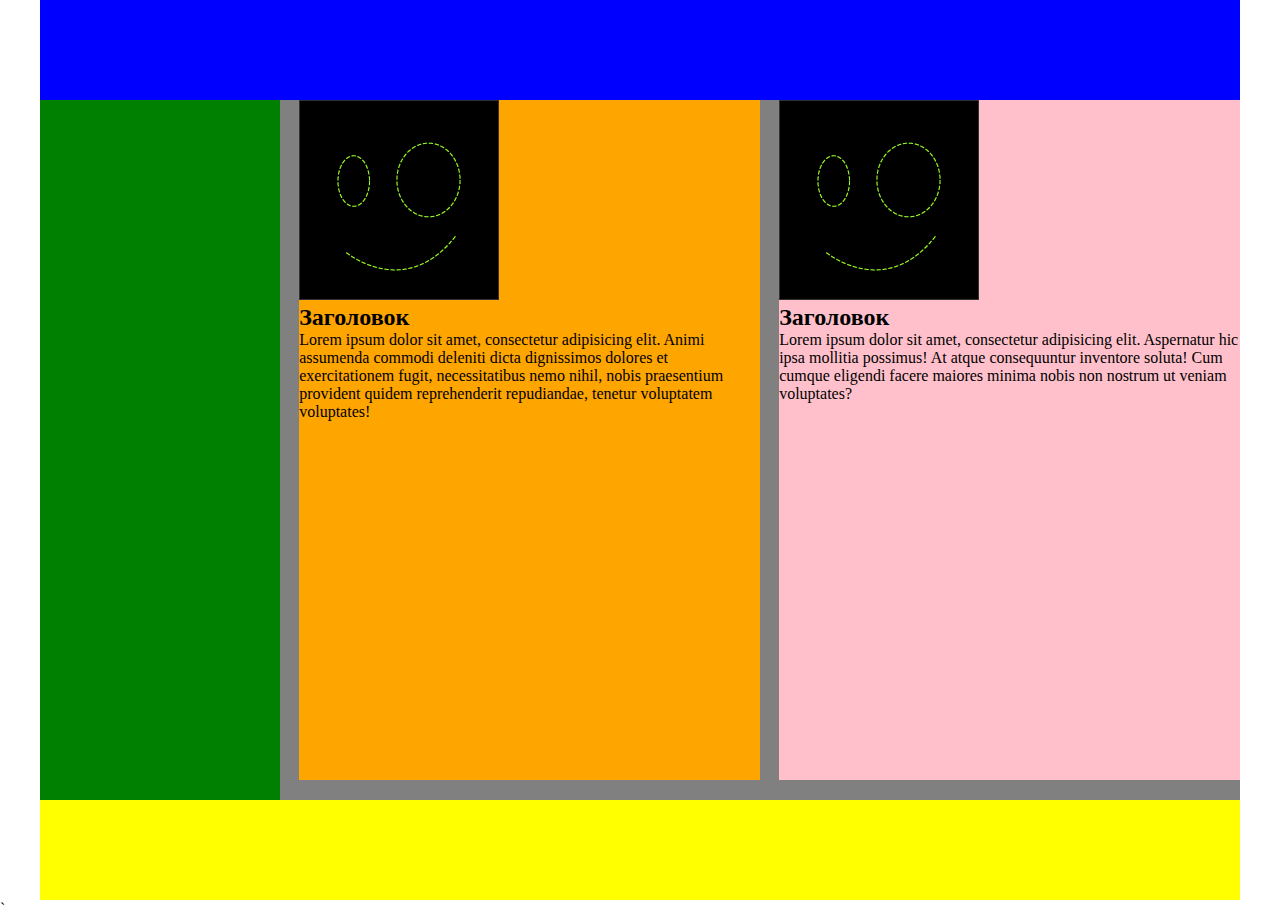
<file: htmlcss/DZ_2/assets/Document.htm>
<!DOCTYPE html>
<!-- saved from url=(0086)http://localhost:63342/untitled/5_lekcia_dz/index.html?_ijt=1h1qjt6pl6is3d5v828h6r137o -->
<html lang="en"><head><meta http-equiv="Content-Type" content="text/html; charset=UTF-8">
    
    <meta name="viewport" content="width=device-width, user-scalable=no, initial-scale=1.0, maximum-scale=1.0, minimum-scale=1.0">
    <meta http-equiv="X-UA-Compatible" content="ie=edge">
    <link rel="stylesheet" href="Document_files/style.css">
    <title>Document</title>
</head>
<body>

<div class="intro d-flex">

    <div class="head"></div>

    <div class="all d-flex">

        <aside class="leftbar"></aside>

        <div class="content d-flex">
            <div class="con1">

                <div>
                <img src="[data-uri]">
                </div>

                <h2>Заголовок</h2>

                <div>
                    <p>Lorem ipsum dolor sit amet, consectetur adipisicing elit. Animi assumenda commodi deleniti dicta dignissimos dolores et exercitationem fugit, necessitatibus nemo nihil, nobis praesentium provident quidem reprehenderit repudiandae, tenetur voluptatem voluptates!</p>
                </div>

            </div>
            <div class="con2">

                <div>
                <img src="[data-uri]">
                </div>

                <h2>Заголовок</h2>

                <div>
                    <p>Lorem ipsum dolor sit amet, consectetur adipisicing elit. Aspernatur hic ipsa mollitia possimus! At atque consequuntur inventore soluta! Cum cumque eligendi facere maiores minima nobis non nostrum ut veniam voluptates?</p>
                </div>

            </div>

        </div>

    </div>

    <div class="footer"></div>

</div>



`</body></html>
</file>
<file: htmlcss/1_Praktik/style.css>
*{
    font-family: 'Roboto', sans-serif;
}


.firstlist:hover{
    font-style: italic;
    color rgb(255;0;0);
}

.mane{
    color: red;
    font-style: italic;
}

.intro1{
    font-weight: bold;
    background: wheat;
    padding: 20px;
}


.liststyle{
    list-style: square;
}

ul{
    color: green;
}

ol{
    color: yellow;
}

.bleckbeck{
    background: #000;
}

.thanks{
    margin-top: 5rem;
    text-align: center;
    font-size: 5rem;
}

span{
    color: red;
    font-size: 2rem;
}
</file>
<file: htmlcss/2_Praktick/style/style.css>
.title2{
    margin-top: auto;
    margin-bottom: auto;
}

ol {
    /* убираем стандартную нумерацию */
    list-style: none;
    /* Идентифицируем счетчик и даем ему имя li. Значение счетчика не указано - по умолчанию оно равно 0 */
    counter-reset: li;
}
li:before {
    /* Определяем элемент, который будет нумероваться — li. Псевдоэлемент before указывает, что содержимое, вставляемое при помощи свойства content, будет располагаться перед пунктами списка. Здесь же устанавливается значение приращения счетчика (по умолчанию равно 1). */
    counter-increment: li;
    /* С помощью свойства content выводится номер пункта списка. counters() означает, что генерируемый текст представляет собой значения всех счетчиков с таким именем. Точка в кавычках добавляет разделяющую точку между цифрами, а точка с пробелом добавляется перед содержимым каждого пункта списка */
    content: counters(li,".") ". ";
}


.nav\+other{
    display: flex;



}

.border{
    border: 1px solid red;
}

.other{

}

.rigtbox{

}

.nav{

}
</file>
<file: htmlcss/3_Prak/stylee.css>
.rel{
    position: relative;
}

.abs{
    position: absolute;
}


.block1{
    background: black;
    width: 40rem;
    height: 40rem;
}


.block2 {
    width: 10rem;
    height: 10rem;
    background: yellow;
    top: 50%;
    left: 50%;
    transform: translate(-50%, -50%) rotate(45deg);

}

.block3{
    width: 3rem;
    height: 3rem;
    background: red;
    top: 80%;
    left: 50%;
    transform: translate(-50%, -50%) rotate(60deg);

}

.block4{
    width: 3rem;
    height: 3rem;
    background: red;
    bottom: 80%;
    left: 50%;
    transform: translate(-50%, -50%) rotate(30deg);
}

.block3:hover {
    transform: rotate(180deg);
}
</file>
<file: htmlcss/5_lekcia_dz/style.css>
html,
body{
    height: 100%;
}


*{
    margin: 0;
    padding: 0;
    /*box-sizing: border-box;*/
}


.intro{
    background: darkturquoise;
    width: 1200px;
    width: 100%;
    margin: 0 auto;
    height: 100%;
    flex-direction: column;
    /*align-items: center;*/
}

.d-flex{
    display: flex;
}

.head{
    background: blue;
    width: 100%;
    height: 100px;
}


.all{
    background: grey;
    flex-grow: 1;
}

.leftbar{
    flex-basis: 300px;
    background: green;

}

.content{
    width: 100%;
}

.con1{
    flex: 0 1 48%;
    background:orange;
    margin-bottom: 20px;
    margin-left: 2%;
}

.con2{
    flex: 0 1 48%;
    background: pink;
    margin-bottom: 20px;
    margin-left: 2%;
}

.foto{
    flex: 0 0 200px;
    height: 200px;
}


/*p{*/
/*    margin-top: 10px;*/
/*}*/

.foto img{
    max-width: 100%;
    height: auto;
}


.footer {
    background: yellow;
    width: 100%;
    height: 100px;
}



@media (max-width:1199px) {
    .con1,
    .con2{
        flex: 0 1 100%;
        margin-left: 2%;
    }
    .content {
        flex-wrap: wrap;
        flex: 0 1 100%;
    }

}

@media (max-width:768px) {

    .all{
        flex-wrap: wrap;
        flex: 0 1 50%;
    }
    .content {
        flex-wrap: wrap;
        flex: 0 1 50%;
    }
    .con1,
    .con2{
        flex: 0 1 50%;
        flex-wrap: wrap;
    }

    .foto{
        flex: 0 1 100%;
        margin-bottom: 5px;
    }
    .text{
        flex: 0 1 100%;
    }
}

@media (max-width:613px) {
    aside{
        display: none;
    }
    .text{
        flex: 0 1 100%;
        margin-left: 0;
    }
}
</file>
<file: htmlcss/DZ_2/style.css>
*{
    margin: 0;
    padding: 0;
    box-sizing: border-box;
}


.mein div{
    /*border: 1px solid red;*/
}

.d-flex{
    display: flex;
}

.head2{
    flex-direction: column;
    width: 100%;
    margin-left: 1.5rem;
}

.topnav{
    height: 50%;
    justify-content: space-between;
    margin-right: 1rem;
}


.topnav ul{
    padding-top: 3.8rem;
    list-style: none;
}

.topnav ul li{
    padding-right: 1rem;
    text-decoration: none;
}

.topnav a{
    text-decoration: none;
    color: #000;
    transition: all .5s;
}

.topnav a:hover,
.topnav a:focus{
    color: blue;
}



.d-inline{
    display: inline-flex;
}

.vw{
    height: 50%;
    /*padding: 1.5rem 1.5rem 1.5rem 0;*/
    padding-top: 2.7rem;
}

.vw h1{
    margin-top: -0.5rem;
}



.burger{
    position: relative;
    width: 1.5rem;
    height: 1.5rem;
    display: none;
}

.burger::before,
.burger::after,
.burger span{
    display: block;
    position: absolute;
    left: 0;
    width: 100%;
    height: 2px;
    border-radius: 5px;
    background: #222;
}

.burger::before,
.burger::after{
    content: "";
}

.burger::before{
    top: 0;
}

.burger span{
    top: 50%;
    transform: translateY(-50%);
}

.burger::after {
    bottom: 0;
}


.navbar a{
    text-decoration: none;
    color: #222;
    transition: all .25s;
}

.navbar a:hover,
.navbar a:focus{
    color: #780b96;
}

@media screen and (max-width: 780px){

    /*.nav{*/
    /*    flex-wrap: wrap;*/
    /*}*/


    .burger{
        display: block;
    }

    .navbar{
        width: 100%;
        flex-direction: column;
        transition: max-height .33s, visibility .5s, opacity .5s;
        max-height: 0;
        overflow-y: hidden;
        visibility: hidden;
        opacity: 0;
    }

    .navbar.active{
        max-height: 90vh;
        visibility: visible;
        opacity: 1;
    }

    .navbar li{
        width: 100%;
        text-align: center;
    }
}

.barleft{
    width: 20%;
}

.contenttext{
    flex-grow: 1;
}

.mein{

}

.texsenter{

}

.tablinfo{
    border: 1px solid #aaa;
    background-color: #f9f9f9;
}

.navbarleft{
    font-size: 13px;
    margin-left: 5px;
    margin-right: 5px;
}

.navbarleft ul{
    padding-top: 1rem;
}

.topbar{
    margin: 0.8rem  0;
}

.bottombar{
    margin: 0.8rem 0;
}

.info{
    width: 30%;

}
</file>
<file: htmlcss/DZ_Site/assets/style.css>
body {
    font-family: 'Playfair Display', serif;
    width: 100%;
}


*{
    margin: 0;
    padding: 0;
    box-sizing: border-box;
}

/*margian settings*/

.mt1{
    margin-top: 1rem;
}

.mt2{
    margin-top: 2rem;
}
.mt3{
    margin-top: 3rem;
}
.mt4{
    margin-top: 4rem;
}
.mt5{
    margin-top: 5rem;
}
.mt8{
    margin-top: 8rem;
}
.mt10{
    margin-top: 10rem;
}
.mb{
    margin-bottom: 4rem;
}

.head{
    margin-left: 4rem;
    margin-right: 4rem;
    margin-top: 4rem;
}

.text{
    color: #626262;
    font-size: 16px;
    text-transform: uppercase;
}

.text-bg{
    color: #626262;
    font-size: 30px;
}

.text-sm{
    color: #626262;
    font-size: 16px;
}

.d-flex{
    display: flex;
    justify-content: space-between;
}

/*.flex{*/
/*    flex: 0 1 50%;*/
/*}*/

.jpg{
    text-align: center;
}

.flex-dir{
    flex-direction: column;
}

.nav ul li{
    display: inline;
    text-decoration: none;
    color: #626262;
    font-size: 16px;
    text-transform: uppercase;
    margin-left: 9rem;
}

.nav a{
    text-decoration: none;
    color: #626262;
    transition: all .5s ;
}

.nav ul li a:hover,
nav a:focus {
    color: red;
}

.main-img{
    text-align: center;
    margin-top: 4rem;
}

.sec1{
    margin-left: 9rem;
    margin-right: 9rem;
    flex-direction: column;
    margin-top: 5rem;
}

.sec1_d2{
    margin-top: 1rem;
}
.sec1_d3{
    margin-top: 1rem;
}
.sec1_d4{
    margin-top: 5rem;
}

.sec2{
    flex-wrap: wrap;
    margin-left: 9rem;
    margin-right: 9rem;
    margin-top: 7rem;
}

.text-img1,
.text-img2,
.text-img3,
.text-img4{
    flex-basis: 48%;
}

.sec3{
    background: #f0f0f0;
}

input{
    background: transparent;
}

.pos-rel{
    border-width: 0;
    background: transparent;
    border-bottom: 1px solid;
    border-color: #000;
    font: 400 14px system-ui;
    width: 250px;
}

.inlile{
    justify-content: center;
}

.icon{
    background: transparent;
    border: 0;
    margin-left: -2.2rem;
    outline: none;
}

.icon:hover{
    cursor: pointer;
}

.sec4{
    margin-top: 15rem;
    margin-bottom: 15rem;

}

.text_btm{
    margin-left: 47%;
}

.text_btm a{
    color: #626262;
    font-size: 16px;
    padding: 1rem;
    border: 1px solid #000;
    text-decoration: none;
    transition: all .33s;
    cursor: pointer;
}

.text_btm a:hover,
.text_btm a:focus{
    color: red;
}

.menu_ft ul li{
    display: inline;
    margin-right: 2rem;
}

.menu_ft a{
    text-decoration: none;
    color: #000;
    font-size: 14px;
    transition: all .5s;
}


.menu_ft a:hover{
    color: red;
}

footer{
    background: #f0f0f0;
    height: 100px;
}

.mr{
    margin-right: 9rem;
}

.ml{
    margin-left: 9rem;
}


.pt{
    padding-top: 2.2rem;
}


@media (max-width: 1385px) {
    .conteiner img {
        width: 99%;
    }
    .main-img img{
        width: 99%;
    }
}


@media (max-width: 768px){

    .flex{
        flex: 0 1 100%;
    }

}
</file>
<file: htmlcss/DZ_2/assets/Document_files/style.css>
html,
body{
    height: 100%;
}


*{
    margin: 0;
    padding: 0;
    box-sizing: border-box;
}


.intro{
    background: darkturquoise;
    width: 1200px;
    margin: 0 auto;
    height: 100%;
    flex-direction: column;
}

.d-flex{
    display: flex;
}

.head{
    background: blue;
    width: 100%;
    height: 100px;
}


.all{
    background: grey;
    flex-grow: 1;
}

.leftbar{
    flex-basis: 300px;
    background: green;

}

.content{
    width: 100%;
}

.con1{
    flex: 0 1 48%;
    background:orange;
    margin-bottom: 20px;
    margin-left: 2%;
}

.con2{
    flex: 0 1 48%;
    background: pink;
    margin-bottom: 20px;
    margin-left: 2%;
}


.footer {
    background: yellow;
    width: 100%;
    height: 100px;
}
</file>
<file: htmlcss/1_DZ_Praktick/styles.css>
OL { counter-reset: item; padding-left: 10px; }
LI { display: block }
LI:before { content: counters(item, ".") " "; counter-increment: item }


.leftimg {
    float: left;
    margin: 7px 7px 7px 0;
}

.rightimg {
    float: right;
    margin: 7px 0 7px 7px;
}

.fig {
    /*text-align: center;*/
    display: block;
    margin: 0 auto;
}
</file>
